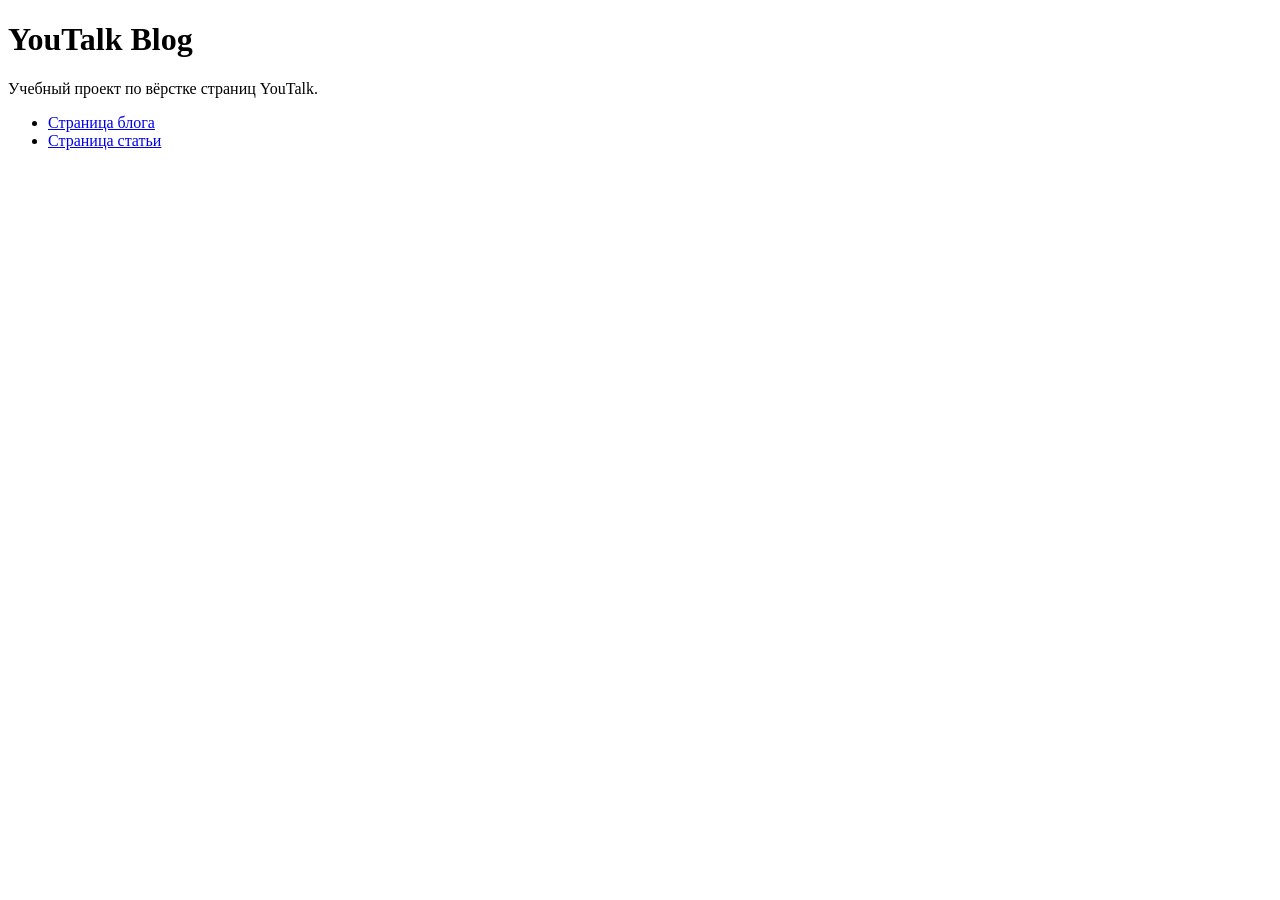
<file: index.html>
<!DOCTYPE html>
<html lang="ru">
<head>
    <meta charset="UTF-8">
    <meta name="viewport" content="width=device-width, initial-scale=1.0">
    <title>YouTalk Blog</title>
</head>
<body>
    <main>
        <h1>YouTalk Blog</h1>

        <p>Учебный проект по вёрстке страниц YouTalk.</p>

        <nav>
            <ul>
                <li>
                    <a href="./blog.html">Страница блога</a>
                </li>
                <li>
                    <a href="./article.html">Страница статьи</a>
                </li>
            </ul>
        </nav>
    </main>
</body>
</html>
</file>
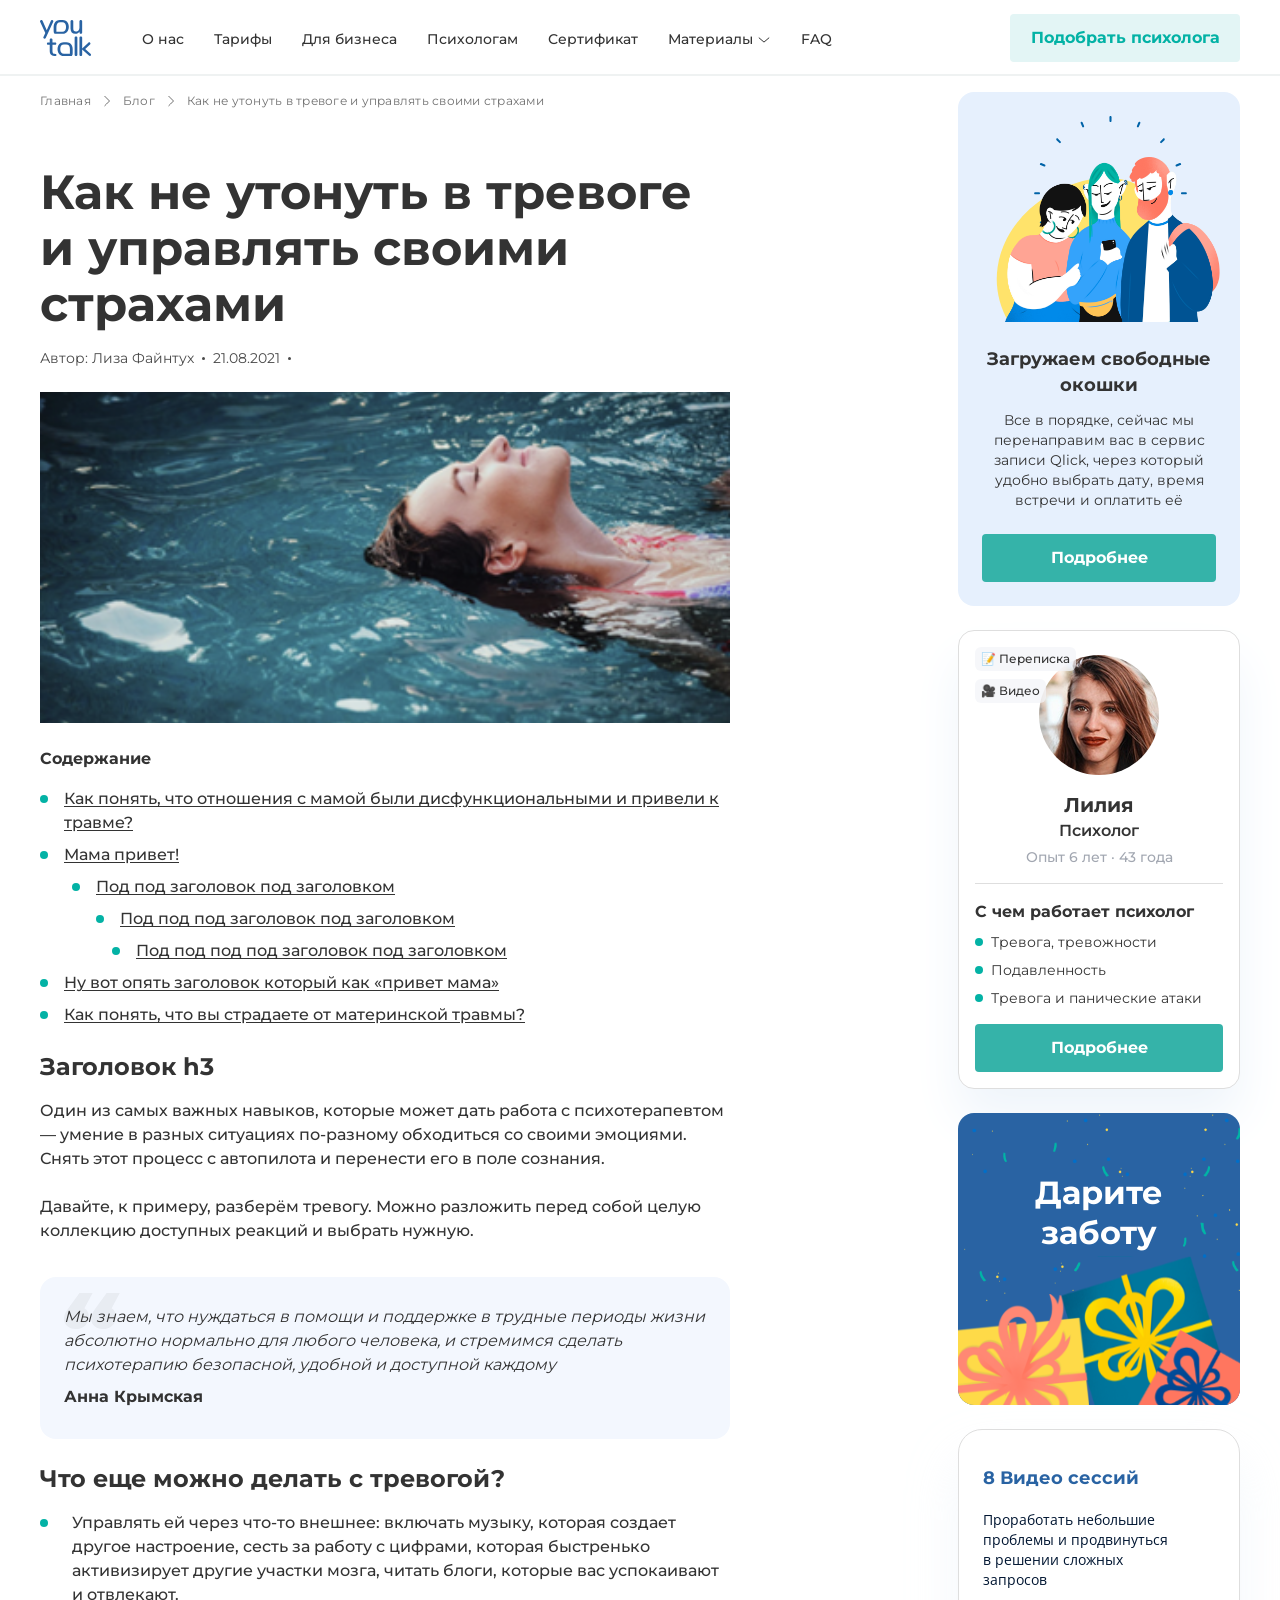
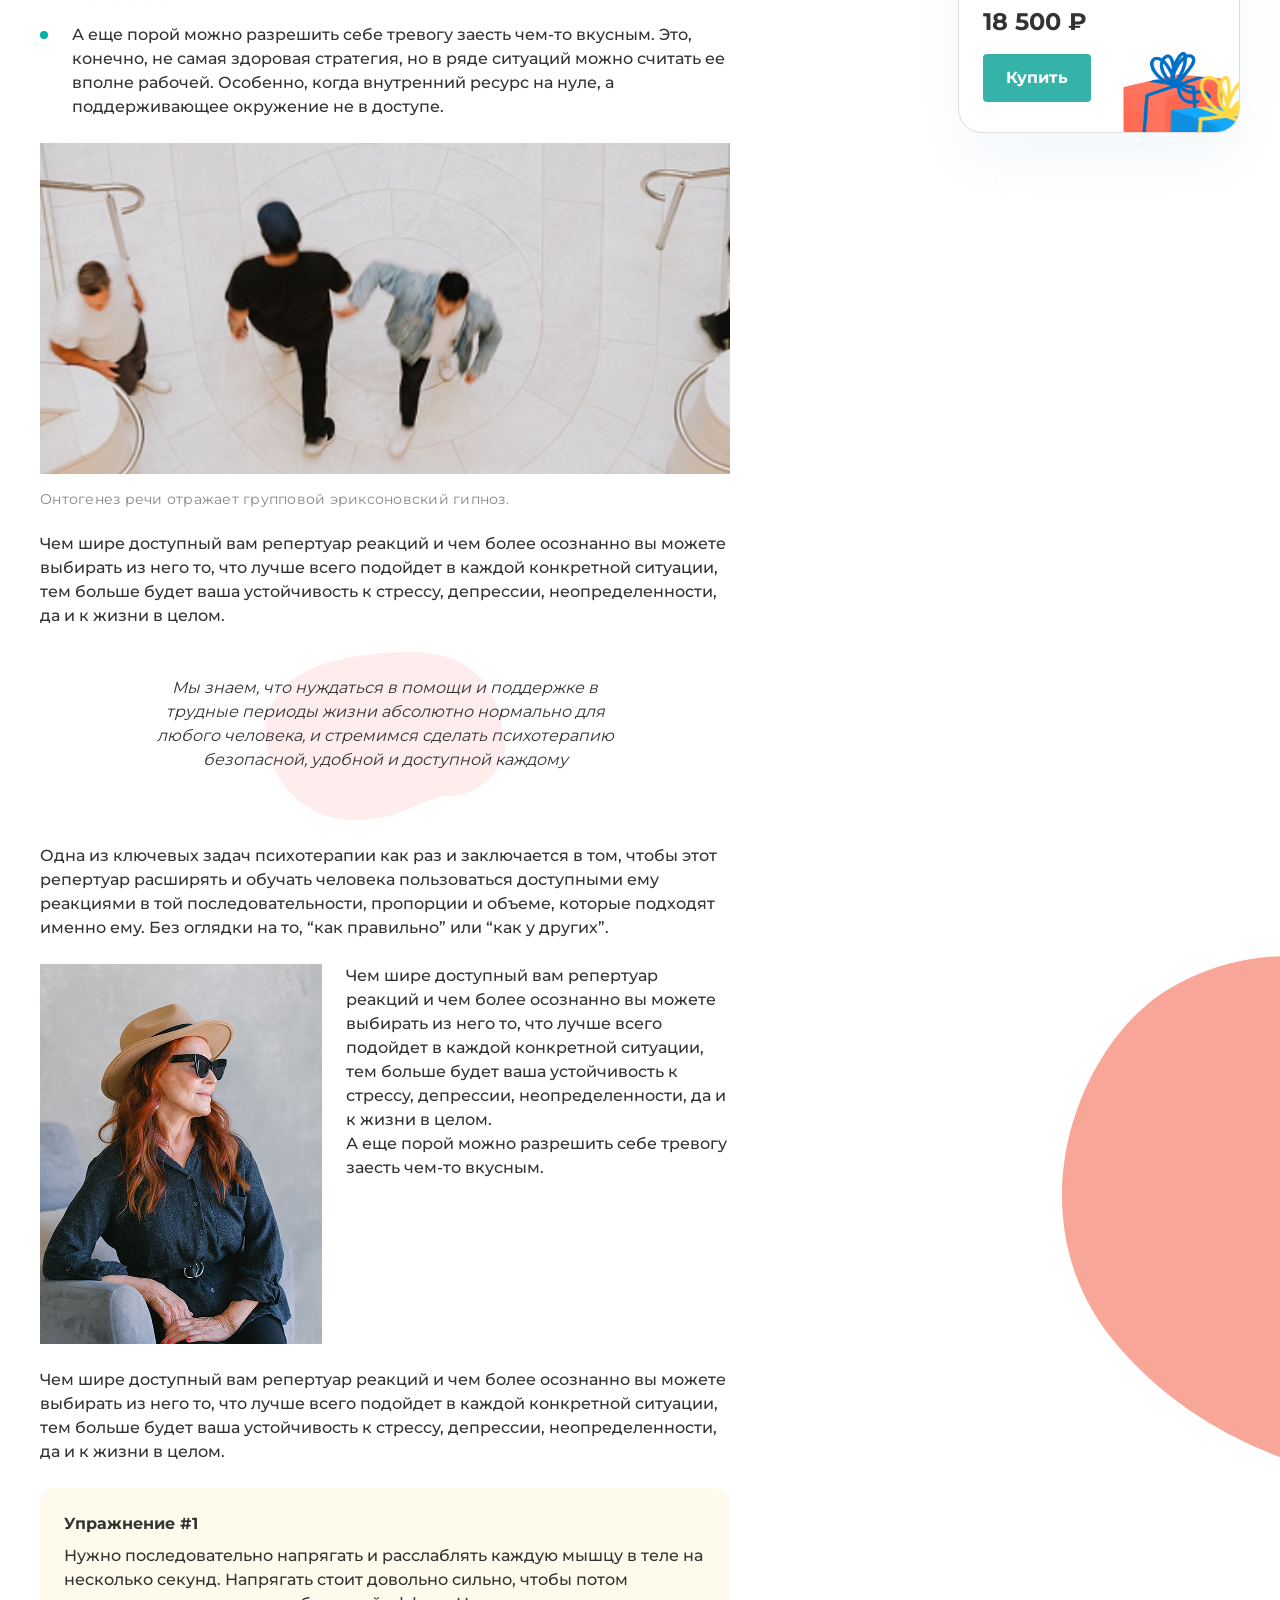
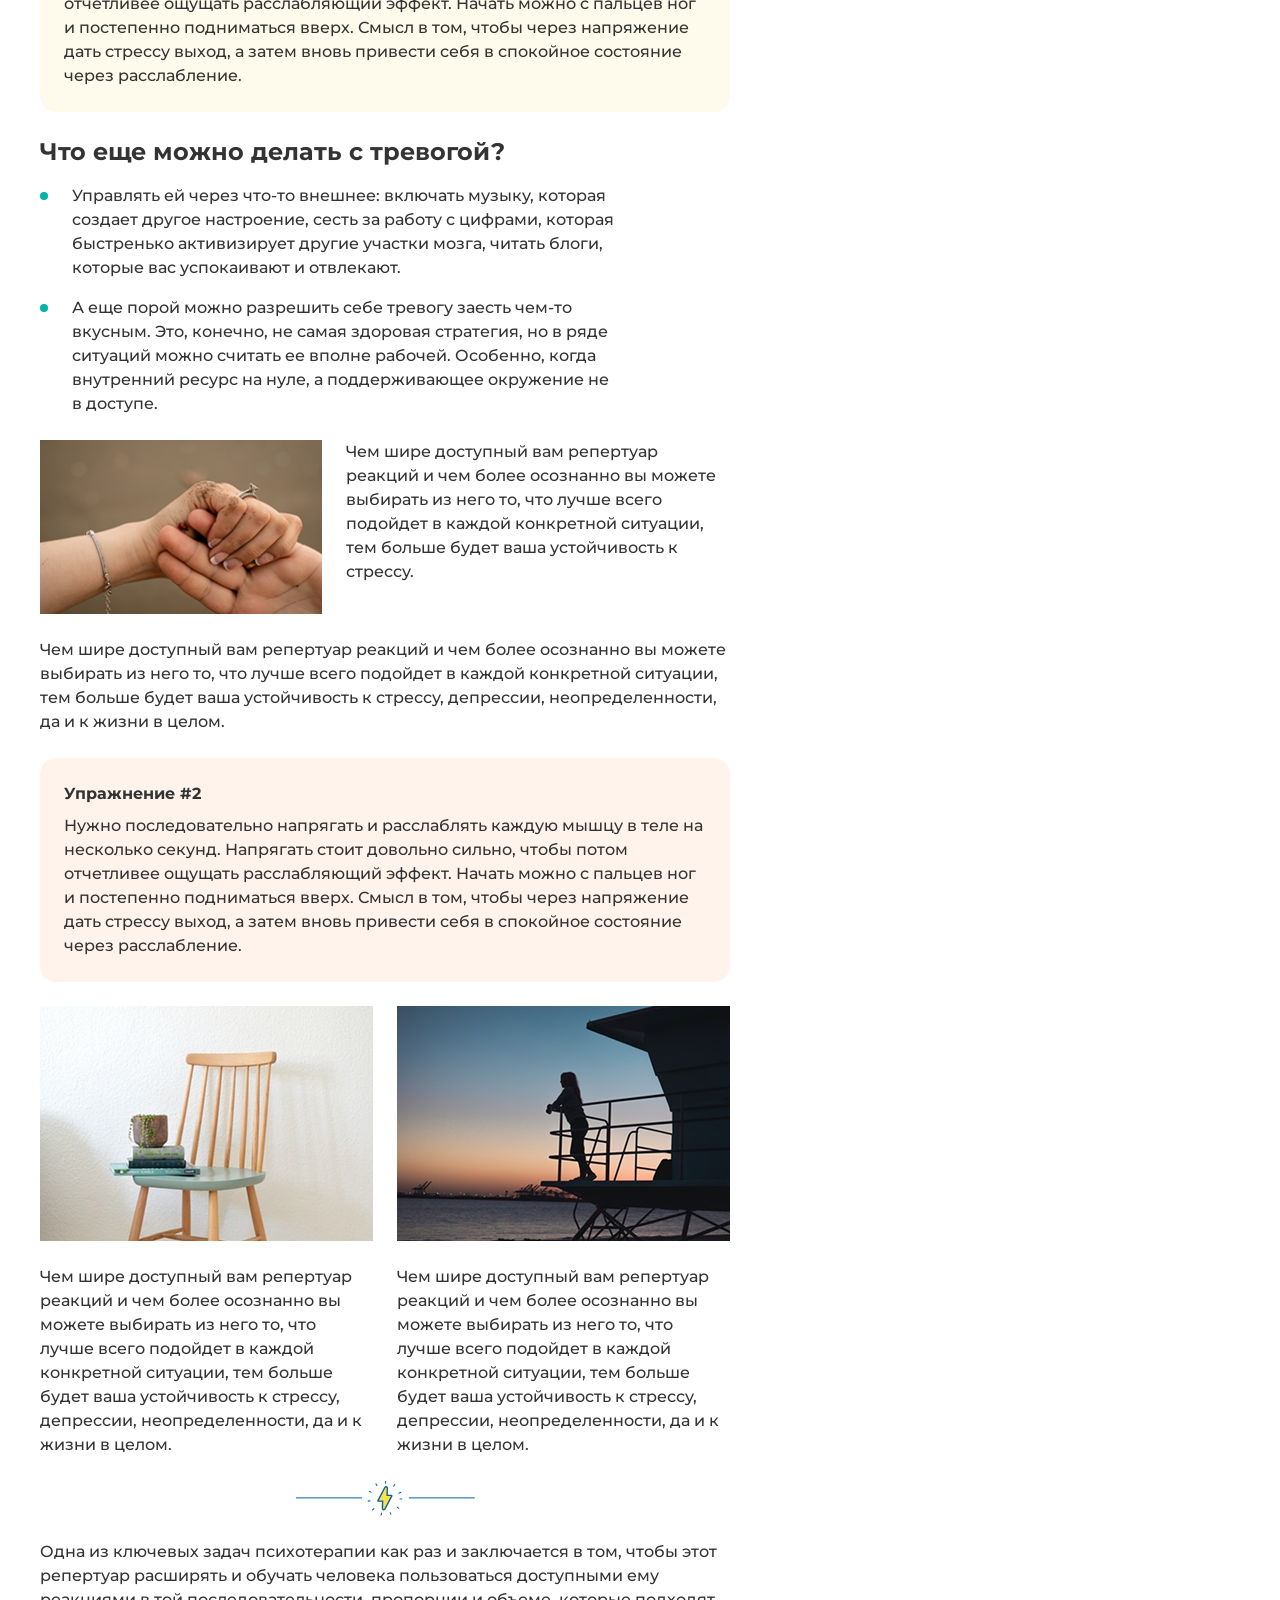
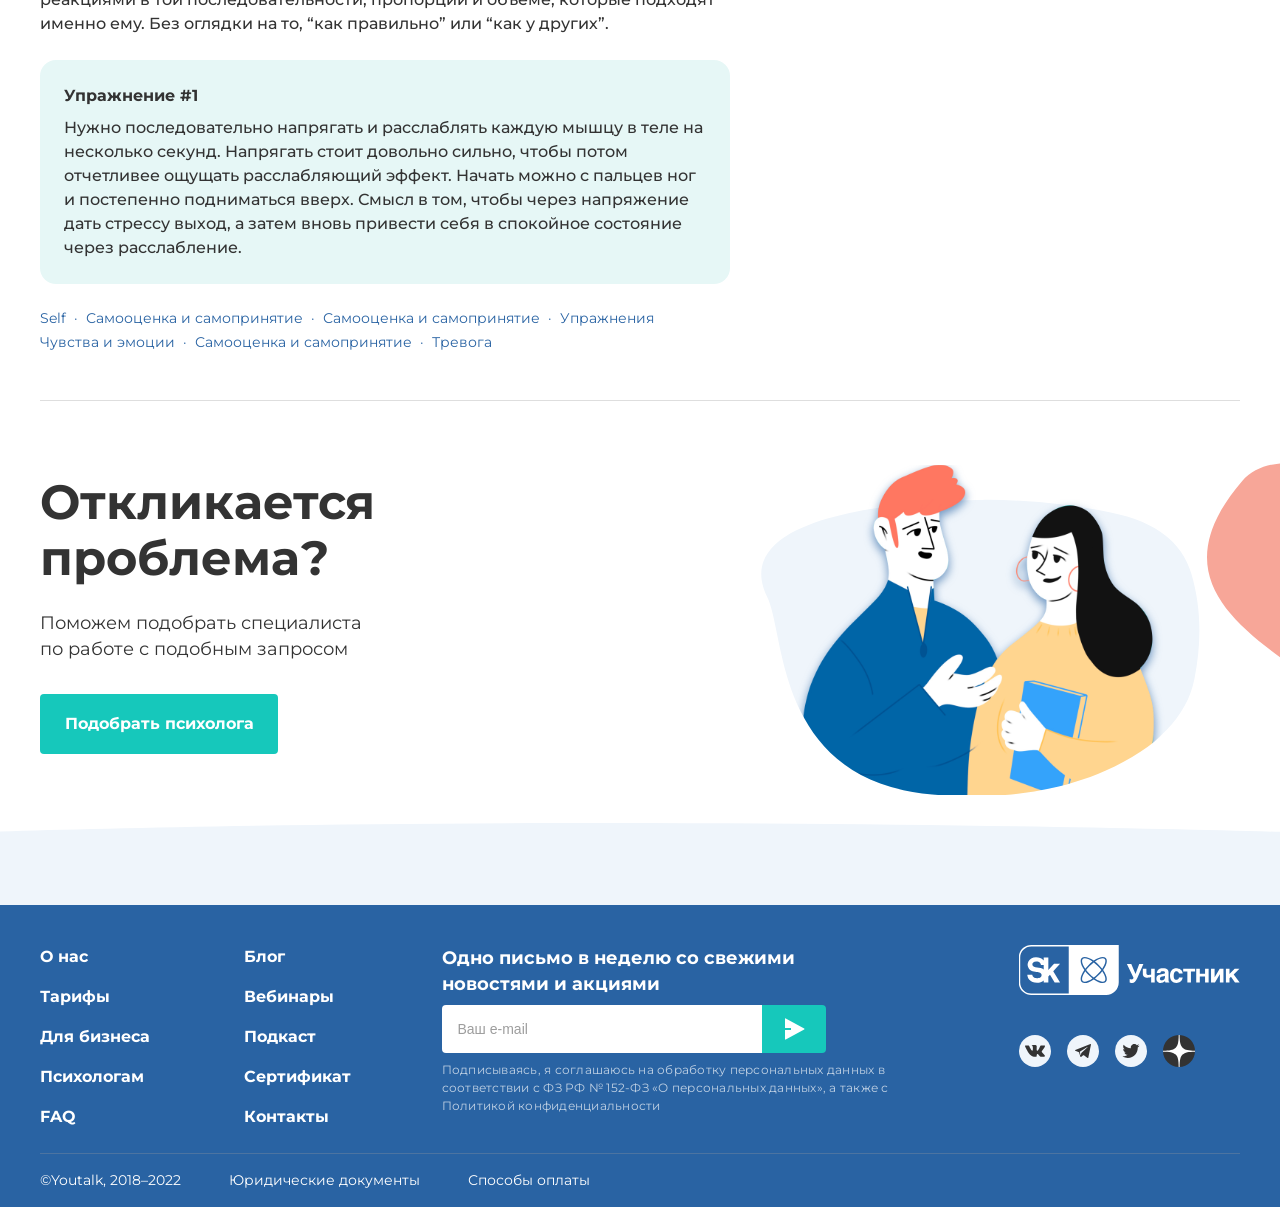
<file: article.html>
<!DOCTYPE html>
<html lang="ru">
<head>
    <meta charset="UTF-8">
    <meta name="viewport" content="width=device-width, initial-scale=1.0">
    <title>YouTalk — Статья</title>

    <link rel="stylesheet" href="css/base.css">
    <link rel="stylesheet" href="css/header.css">
    <link rel="stylesheet" href="css/article.css">
    <link rel="stylesheet" href="css/footer.css">
    <link rel="stylesheet" href="css/adaptive.css">
    <link rel="stylesheet" href="css/article-adaptive.css">
</head>
<body>
    <header class="header">
        <div class="container header__container">
            <a class="header__logo" href="#">
                <img class="header__logo-image" src="icons/logo.svg" alt="YouTalk">
            </a>

            <nav class="header__nav" aria-label="Основная навигация">
                <ul class="header__menu">
                    <li class="header__menu-item">
                        <a class="header__menu-link" href="#">О нас</a>
                    </li>
                    <li class="header__menu-item">
                        <a class="header__menu-link" href="#">Тарифы</a>
                    </li>
                    <li class="header__menu-item">
                        <a class="header__menu-link" href="#">Для бизнеса</a>
                    </li>
                    <li class="header__menu-item">
                        <a class="header__menu-link" href="#">Психологам</a>
                    </li>
                    <li class="header__menu-item">
                        <a class="header__menu-link" href="#">Сертификат</a>
                    </li>
                    <li class="header__menu-item">
                        <a class="header__menu-link header__menu-link--dropdown" href="#">Материалы</a>
                    </li>
                    <li class="header__menu-item">
                        <a class="header__menu-link" href="#">FAQ</a>
                    </li>
                </ul>
            </nav>

            <button class="header__button" type="button">
                Подобрать психолога
            </button>
            <button class="header__burger" type="button" aria-label="Открыть меню">
                <span class="header__burger-line"></span>
                <span class="header__burger-line"></span>
                <span class="header__burger-line"></span>
            </button>
        </div>
    </header>

    <main class="main article-main">
        <div class="article-pink-blob article-pink-blob--large" aria-hidden="true"></div>
        <div class="article-pink-blob article-pink-blob--promo" aria-hidden="true"></div>

        <div class="container article-page">
            <article class="article">
                <nav class="breadcrumbs" aria-label="Хлебные крошки">
                    <ol class="breadcrumbs__list">
                        <li class="breadcrumbs__item">
                            <a class="breadcrumbs__link" href="./index.html">Главная</a>
                        </li>
                        <li class="breadcrumbs__item">
                            <a class="breadcrumbs__current" href="./blog.html">Блог</a>
                        </li>
                        <li class="breadcrumbs__item">
                            <span class="breadcrumbs__current">Как не утонуть в тревоге и управлять своими страхами</span>
                        </li>
                    </ol>
                </nav>

                <h1 class="article__title">
                    Как не утонуть в тревоге и управлять своими страхами
                </h1>

                <div class="article__meta">
                    <span>Автор: Лиза Файнтух</span>
                    <span>21.08.2021</span>
                    <a class="article__meta-source" href="#">Self</a>
                </div>
                
                <img
                    class="article__hero-image" 
                    src="images/swimming-anxiety.png"
                    alt="Как не утонуть в тревоге"
                >

                <section class="article-content">
                    <h2 class="article-content__title">Содержание</h2>

                    <ul class="article-content__list">
                        <li class="article-content__item">
                            <a class="article-content__link" href="#">
                                Как понять, что отношения с мамой были дисфункциональными и привели к травме?
                            </a>
                        </li>
                        <li class="article-content__item">
                            <a class="article-content__link" href="#">
                                Мама привет!
                            </a>
                        </li>
                        <li class="article-content__item article-content__item--nested">
                            <a class="article-content__link" href="#">
                                Под под заголовок под заголовком
                            </a>
                        </li>
                        <li class="article-content__item article-content__item--nested article-content__item--level-2">
                            <a class="article-content__link" href="#">
                                Под под под заголовок под заголовком
                            </a>
                        </li>
                        <li class="article-content__item article-content__item--nested article-content__item--level-3">
                            <a class="article-content__link" href="#">
                                Под под под под заголовок под заголовком
                            </a>
                        </li>
                        <li class="article-content__item">
                            <a class="article-content__link" href="#">
                                Ну вот опять заголовок который как «привет мама»
                            </a>
                        </li>
                        <li class="article-content__item">
                            <a class="article-content__link" href="#">
                                Как понять, что вы страдаете от материнской травмы?
                            </a>
                        </li>
                    </ul>
                </section>

                <section class="article-section">
                    <h2 class="article-section__title">Заголовок h3</h2>

                    <p class="article-section__text">
                        Один из самых важных навыков, которые может дать работа с психотерапевтом — умение в разных ситуациях по-разному обходиться со своими эмоциями. Снять этот процесс с автопилота и перенести его в поле сознания.
                    </p>

                    <p class="article-section__text">
                        Давайте, к примеру, разберём тревогу. Можно разложить перед собой целую коллекцию доступных реакций и выбрать нужную.
                    </p>

                    <blockquote class="article-quote">
                        <p class="article-quote__text">
                            Мы знаем, что нуждаться в помощи и поддержке в трудные периоды жизни абсолютно нормально для любого человека, и стремимся сделать психотерапию безопасной, удобной и доступной каждому
                        </p>
                        <cite class="article-quote__author">Анна Крымская</cite>
                    </blockquote>
                </section>

                <section class="article-section">
                    <h2 class="article-section__title">Что еще можно делать с тревогой?</h2>

                    <ul class="article-list">
                        <li class="article-list__item">
                            Управлять ей через что-то внешнее: включать музыку, которая создает другое настроение,
                            сесть за работу с цифрами, которая быстренько активизирует другие участки мозга,
                            читать блоги, которые вас успокаивают и отвлекают.
                        </li>
                        <li class="article-list__item">
                            А еще порой можно разрешить себе тревогу заесть чем-то вкусным. Это, конечно,
                            не самая здоровая стратегия, но в ряде ситуаций можно считать ее вполне рабочей.
                            Особенно, когда внутренний ресурс на нуле, а поддерживающее окружение не в доступе.
                        </li>
                    </ul>

                    <figure class="article-figure">
                        <img
                            class="article-figure__image"
                            src="images/people-emotions.png"
                            alt="Люди идут по светлому помещению"
                        >
                        <figcaption class="article-figure__caption">
                            Онтогенез речи отражает групповой эриксоновский гипноз.
                        </figcaption>
                    </figure>

                    <p class="article-section__text article-section__text--after-figure">
                        Чем шире доступный вам репертуар реакций и чем более осознанно вы можете выбирать из него то, что лучше всего подойдет в каждой конкретной ситуации, тем больше будет ваша устойчивость к стрессу, депрессии, неопределенности, да и к жизни в целом.
                    </p>

                    <blockquote class="article-center-quote">
                        <p class="article-center-quote__text">
                            Мы знаем, что нуждаться в помощи и поддержке в трудные периоды жизни абсолютно нормально для любого человека, и стремимся сделать психотерапию безопасной, удобной и доступной каждому
                        </p>
                    </blockquote>

                    <p class="article-section__text">
                        Одна из ключевых задач психотерапии как раз и заключается в том, чтобы этот репертуар расширять и обучать человека пользоваться доступными ему реакциями в той последовательности, пропорции и объеме, которые подходят именно ему. Без оглядки на то, “как правильно” или “как у других”.
                    </p>

                    <div class="article-image-text">
                        <img
                            class="article-image-text__img"
                            src="./images/woman-anxiety.png"
                            alt="Женщина сидит облакатившись на подлокотник кресла"
                        >

                        <div class="article-image-text__content">
                            <p class="article-image-text__text">
                                Чем шире доступный вам репертуар реакций и чем более осознанно вы можете выбирать из него то,
                                что лучше всего подойдет в каждой конкретной ситуации, тем больше будет ваша устойчивость к стрессу,
                                депрессии, неопределенности, да и к жизни в целом.
                                <br>
                                А еще порой можно разрешить себе тревогу заесть чем-то вкусным. 
                            </p>
                        </div>
                   </div>

                   <p class="article-section__text article-section__text--after-image-text">
                        Чем шире доступный вам репертуар реакций и чем более осознанно вы можете выбирать из него то,
                        что лучше всего подойдет в каждой конкретной ситуации, тем больше будет ваша устойчивость к стрессу,
                        депрессии, неопределенности, да и к жизни в целом.
                    </p>

                    <div class="article-exercise article-exercise--beige">
                        <h3 class="article-exercise__title">Упражнение #1</h3>

                        <p class="article-exercise__text">
                            Нужно последовательно напрягать и расслаблять каждую мышцу в теле на несколько секунд.
                            Напрягать стоит довольно сильно, чтобы потом отчетливее ощущать расслабляющий эффект.
                            Начать можно с пальцев ног и постепенно подниматься вверх. Смысл в том, чтобы через напряжение
                            дать стрессу выход, а затем вновь привести себя в спокойное состояние через расслабление.
                        </p>
                    </div>

                    <h2 class="article-section__title article-section__title--after-exercise">
                        Что еще можно делать с тревогой?
                    </h2>

                    <ul class="article-list article-list--anxiety-actions">
                        <li class="article-list__item">
                            Управлять ей через что-то внешнее: включать музыку, которая создает другое настроение,
                            сесть за работу с цифрами, которая быстренько активизирует другие участки мозга,
                            читать блоги, которые вас успокаивают и отвлекают.
                        </li>
                        <li class="article-list__item">
                            А еще порой можно разрешить себе тревогу заесть чем-то вкусным. Это, конечно,
                            не самая здоровая стратегия, но в ряде ситуаций можно считать ее вполне рабочей.
                            Особенно, когда внутренний ресурс на нуле, а поддерживающее окружение не в доступе.
                        </li>
                    </ul>

                    <div class="article-image-text article-image-text--small">
                        <img
                            class="article-image-text__img article-image-text__img--small"
                            src="./images/hands.png"
                            alt="Руки человека"
                        >

                        <div class="article-image-text__content">
                            <p class="article-image-text__text">
                                Чем шире доступный вам репертуар реакций и чем более осознанно вы можете выбирать из него то,
                                что лучше всего подойдет в каждой конкретной ситуации, тем больше будет ваша устойчивость к стрессу.
                            </p>
                        </div>
                    </div>

                    <p class="article-section__text article-section__text--after-image-text">
                        Чем шире доступный вам репертуар реакций и чем более осознанно вы можете выбирать из него то,
                        что лучше всего подойдет в каждой конкретной ситуации, тем больше будет ваша устойчивость к стрессу,
                        депрессии, неопределенности, да и к жизни в целом.
                    </p>

                    <div class="article-exercise article-exercise--orange">
                        <h3 class="article-exercise__title">Упражнение #2</h3>

                        <p class="article-exercise__text">
                            Нужно последовательно напрягать и расслаблять каждую мышцу в теле на несколько секунд.
                            Напрягать стоит довольно сильно, чтобы потом отчетливее ощущать расслабляющий эффект.
                            Начать можно с пальцев ног и постепенно подниматься вверх. Смысл в том, чтобы через напряжение
                            дать стрессу выход, а затем вновь привести себя в спокойное состояние через расслабление.
                        </p>
                    </div>

                    <div class="article-two-columns">
                        <div class="article-two-columns__item">
                            <img
                                class="article-two-columns__image"
                                src="./images/chair.png"
                                alt="Стул у стены"
                            >

                            <p class="article-two-columns__text">
                                Чем шире доступный вам репертуар реакций и чем более осознанно вы можете выбирать из него то,
                                что лучше всего подойдет в каждой конкретной ситуации, тем больше будет ваша устойчивость к стрессу,
                                депрессии, неопределенности, да и к жизни в целом.
                            </p>
                        </div>

                        <div class="article-two-columns__item">
                            <img
                                class="article-two-columns__image"
                                src="./images/person-on-pier.png"
                                alt="Человек на пирсе"
                            >

                            <p class="article-two-columns__text">
                                Чем шире доступный вам репертуар реакций и чем более осознанно вы можете выбирать из него то,
                                что лучше всего подойдет в каждой конкретной ситуации, тем больше будет ваша устойчивость к стрессу,
                                депрессии, неопределенности, да и к жизни в целом.
                            </p>
                        </div>
                    </div>

                    <div class="article-divider-icon" aria-hidden="true">
                        <img
                            class="article-divider-icon__image"
                            src="./icons/Group.svg"
                            alt=""
                        >
                    </div>

                    <p class="article-section__text">
                        Одна из ключевых задач психотерапии как раз и заключается в том, чтобы этот репертуар
                        расширять и обучать человека пользоваться доступными ему реакциями в той последовательности,
                        пропорции и объеме, которые подходят именно ему. Без оглядки на то, “как правильно” или
                        “как у других”.
                    </p>

                    <div class="article-exercise article-exercise--green">
                        <h3 class="article-exercise__title">Упражнение #1</h3>

                        <p class="article-exercise__text">
                            Нужно последовательно напрягать и расслаблять каждую мышцу в теле на несколько секунд.
                            Напрягать стоит довольно сильно, чтобы потом отчетливее ощущать расслабляющий эффект.
                            Начать можно с пальцев ног и постепенно подниматься вверх. Смысл в том, чтобы через напряжение
                            дать стрессу выход, а затем вновь привести себя в спокойное состояние через расслабление.
                        </p>
                    </div>

                    <nav class="article-tags" aria-label="Темы статьи">
                        <a class="article-tags__link" href="#">Self</a>
                        <span class="article-tags__separator">·</span>

                        <a class="article-tags__link" href="#">Самооценка и самопринятие</a>
                        <span class="article-tags__separator">·</span>

                        <a class="article-tags__link" href="#">Самооценка и самопринятие</a>
                        <span class="article-tags__separator">·</span>

                        <a class="article-tags__link" href="#">Упражнения</a>

                        <a class="article-tags__link" href="#">Чувства и эмоции</a>
                        <span class="article-tags__separator">·</span>

                        <a class="article-tags__link" href="#">Самооценка и самопринятие</a>
                        <span class="article-tags__separator">·</span>

                        <a class="article-tags__link" href="#">Тревога</a>
                    </nav>
                </section>
            </article>

            <aside class="sidebar">
                <section class="sidebar-free-card">
                    <img 
                        class="sidebar-free-card__image"
                        src="./icons/sidebar-free-slots.svg" 
                        alt=""
                    >

                    <h2 class="sidebar-free-card__title">
                        Загружаем свободные окошки
                    </h2>

                    <p class="sidebar-free-card__text">
                        Все в порядке, сейчас мы перенаправим вас в сервис записи Qlick, через который удобно выбрать дату, время встречи и оплатить её
                    </p>

                    <a class="sidebar-free-card__button" href="#">
                        Подробнее
                    </a>
                </section>
                <section class="sidebar-psychologist-card">
                    <div class="sidebar-psychologist-card__badges">
                        <span class="sidebar-psychologist-card__badge">📝 Переписка</span>
                        <span class="sidebar-psychologist-card__badge">🎥 Видео</span>
                    </div>

                    <img
                        class="sidebar-psychologist-card__avatar"
                        src="./images/psychologist-lilia.png"
                        alt="Психолог Лилия"
                    >

                    <h2 class="sidebar-psychologist-card__name">Лилия</h2>

                    <p class="sidebar-psychologist-card__role">Психолог</p>

                    <p class="sidebar-psychologist-card__meta">
                        Опыт 6 лет · 43 года
                    </p>

                    <div class="sidebar-psychologist-card__divider"></div>

                    <h3 class="sidebar-psychologist-card__subtitle">
                        С чем работает психолог
                    </h3>

                    <ul class="sidebar-psychologist-card__list">
                        <li class="sidebar-psychologist-card__item">Тревога, тревожности</li>
                        <li class="sidebar-psychologist-card__item">Подавленность</li>
                        <li class="sidebar-psychologist-card__item">Тревога и панические атаки</li>
                    </ul>

                    <a class="sidebar-psychologist-card__button" href="#">
                        Подробнее
                    </a>
                </section>
                <section class="sidebar-care-card">
                    <img
                        class="sidebar-care-card__confetti"
                        src="./icons/congratulation.svg"
                        alt=""
                    >

                    <h2 class="sidebar-care-card__title">
                        Дарите заботу
                    </h2>

                    <img
                        class="sidebar-care-card__gifts sidebar-care-card__gifts--center"
                        src="./icons/gift-center.svg"
                        alt=""
                    >
                    
                    <img
                        class="sidebar-care-card__gifts sidebar-care-card__gifts--left"
                        src="./icons/gift-left.svg"
                        alt=""
                    >
                    
                    <img
                        class="sidebar-care-card__gifts sidebar-care-card__gifts--right"
                        src="./icons/gift-right.svg"
                        alt=""
                    >
                </section>

                <section class="sidebar-video-card">
                    <div class="sidebar-video-card__content">
                        <h2 class="sidebar-video-card__title">
                            8 Видео сессий
                        </h2>

                        <p class="sidebar-video-card__text">
                            Проработать небольшие проблемы и продвинуться в решении сложных запросов
                        </p>

                        <p class="sidebar-video-card__price">
                            18 500 ₽
                        </p>

                        <a class="sidebar-video-card__button" href="#">
                            Купить
                        </a>
                    </div>

                    <div class="sidebar-video-card__decor" aria-hidden="true">
                        <img
                            class="sidebar-video-card__gift sidebar-video-card__gift--left"
                            src="./icons/sidebar-video-gift-left.svg"
                            alt=""
                        >

                        <img
                            class="sidebar-video-card__gift sidebar-video-card__gift--right"
                            src="./icons/sidebar-video-gift-right.svg"
                            alt=""
                        >
                    </div>
                </section>

            </aside>

            <hr class="article-bottom-divider">

            <section class="article-promo">
                <div class="article-promo__content">
                    <h2 class="article-promo__title">
                        Откликается проблема?
                    </h2>

                    <p class="article-promo__text">
                        Поможем подобрать специалиста по работе с подобным запросом
                    </p>

                    <button class="article-promo__button" type="button">
                        Подобрать психолога
                    </button>
                </div>

                <img
                    class="article-promo__image"
                    src="./icons/article-promo.svg"
                    alt=""
                >
            </section>

        </div>
    </main>

    <div class="footer-wave" aria-hidden="true"></div>

    <footer class="footer">
        <div class="container footer__container">
            <div class="footer__top">
                <nav class="footer__nav" aria-label="Навигация в подвале">
                    <ul class="footer__menu">
                        <li class="footer__menu-item">
                            <a class="footer__menu-link" href="#">О нас</a>
                        </li>
                        <li class="footer__menu-item">
                            <a class="footer__menu-link" href="#">Тарифы</a>
                        </li>
                        <li class="footer__menu-item">
                            <a class="footer__menu-link" href="#">Для бизнеса</a>
                        </li>
                        <li class="footer__menu-item">
                            <a class="footer__menu-link" href="#">Психологам</a>
                        </li>
                        <li class="footer__menu-item">
                            <a class="footer__menu-link" href="#">FAQ</a>
                        </li>
                    </ul>

                    <ul class="footer__menu">
                        <li class="footer__menu-item">
                            <a class="footer__menu-link" href="#">Блог</a>
                        </li>
                        <li class="footer__menu-item">
                            <a class="footer__menu-link" href="#">Вебинары</a>
                        </li>
                        <li class="footer__menu-item">
                            <a class="footer__menu-link" href="#">Подкаст</a>
                        </li>
                        <li class="footer__menu-item">
                            <a class="footer__menu-link" href="#">Сертификат</a>
                        </li>
                        <li class="footer__menu-item">
                            <a class="footer__menu-link" href="#">Контакты</a>
                        </li>
                    </ul>
                </nav>

                <div class="footer__subscribe">
                    <h2 class="footer__subscribe-title">
                        Одно письмо в неделю со свежими новостями и акциями
                    </h2>

                    <form class="footer__form" action="#" method="post">
                        <label class="visually-hidden" for="footer-email">
                            Email
                        </label>
                        <input class="footer__input" id="footer-email" type="email" name="email" placeholder="Ваш e-mail">
                        <button class="footer__submit" type="submit" aria-label="Подписаться"></button>
                    </form>

                    <p class="footer__agreement">
                        Подписываясь, я соглашаюсь на обработку персональных данных в соответствии с ФЗ РФ № 152-ФЗ «О персональных данных», а также с Политикой конфиденциальности
                    </p>
                </div>

                <div class="footer__social">
                    <a class="footer__participant" href="#" aria-label="Участник Сколково">
                        <img class="footer__participant-logo" src="icons/sk-participant.svg" alt="">
                    </a>

                    <ul class="footer__social-list">
                        <li class="footer__social-item">
                            <a class="footer__social-link" href="#" aria-label="ВКонтакте">
                                <img class="footer__social-icon" src="icons/vk.svg" alt="">
                            </a>
                        </li>
                        <li class="footer__social-item">
                            <a class="footer__social-link" href="#" aria-label="Telegram">
                                <img class="footer__social-icon" src="icons/telegram.svg" alt="">
                            </a>
                        </li>
                        <li class="footer__social-item">
                            <a class="footer__social-link" href="#" aria-label="Twitter">
                                <img class="footer__social-icon" src="icons/twitter.svg" alt="">
                            </a>
                        </li>
                        <li class="footer__social-item">
                            <a class="footer__social-link" href="#" aria-label="Дзен">
                                <img class="footer__social-icon" src="icons/dzen.svg" alt="">
                            </a>
                        </li>
                    </ul>
                </div>
            </div>

            <div class="footer__bottom">
                <p class="footer__copyright">©Youtalk, 2018–2022</p>
                <a class="footer__bottom-link" href="#">Юридические документы</a>
                <a class="footer__bottom-link" href="#">Способы оплаты</a>
            </div>
        </div>
    </footer>
</body>
</html>
</file>
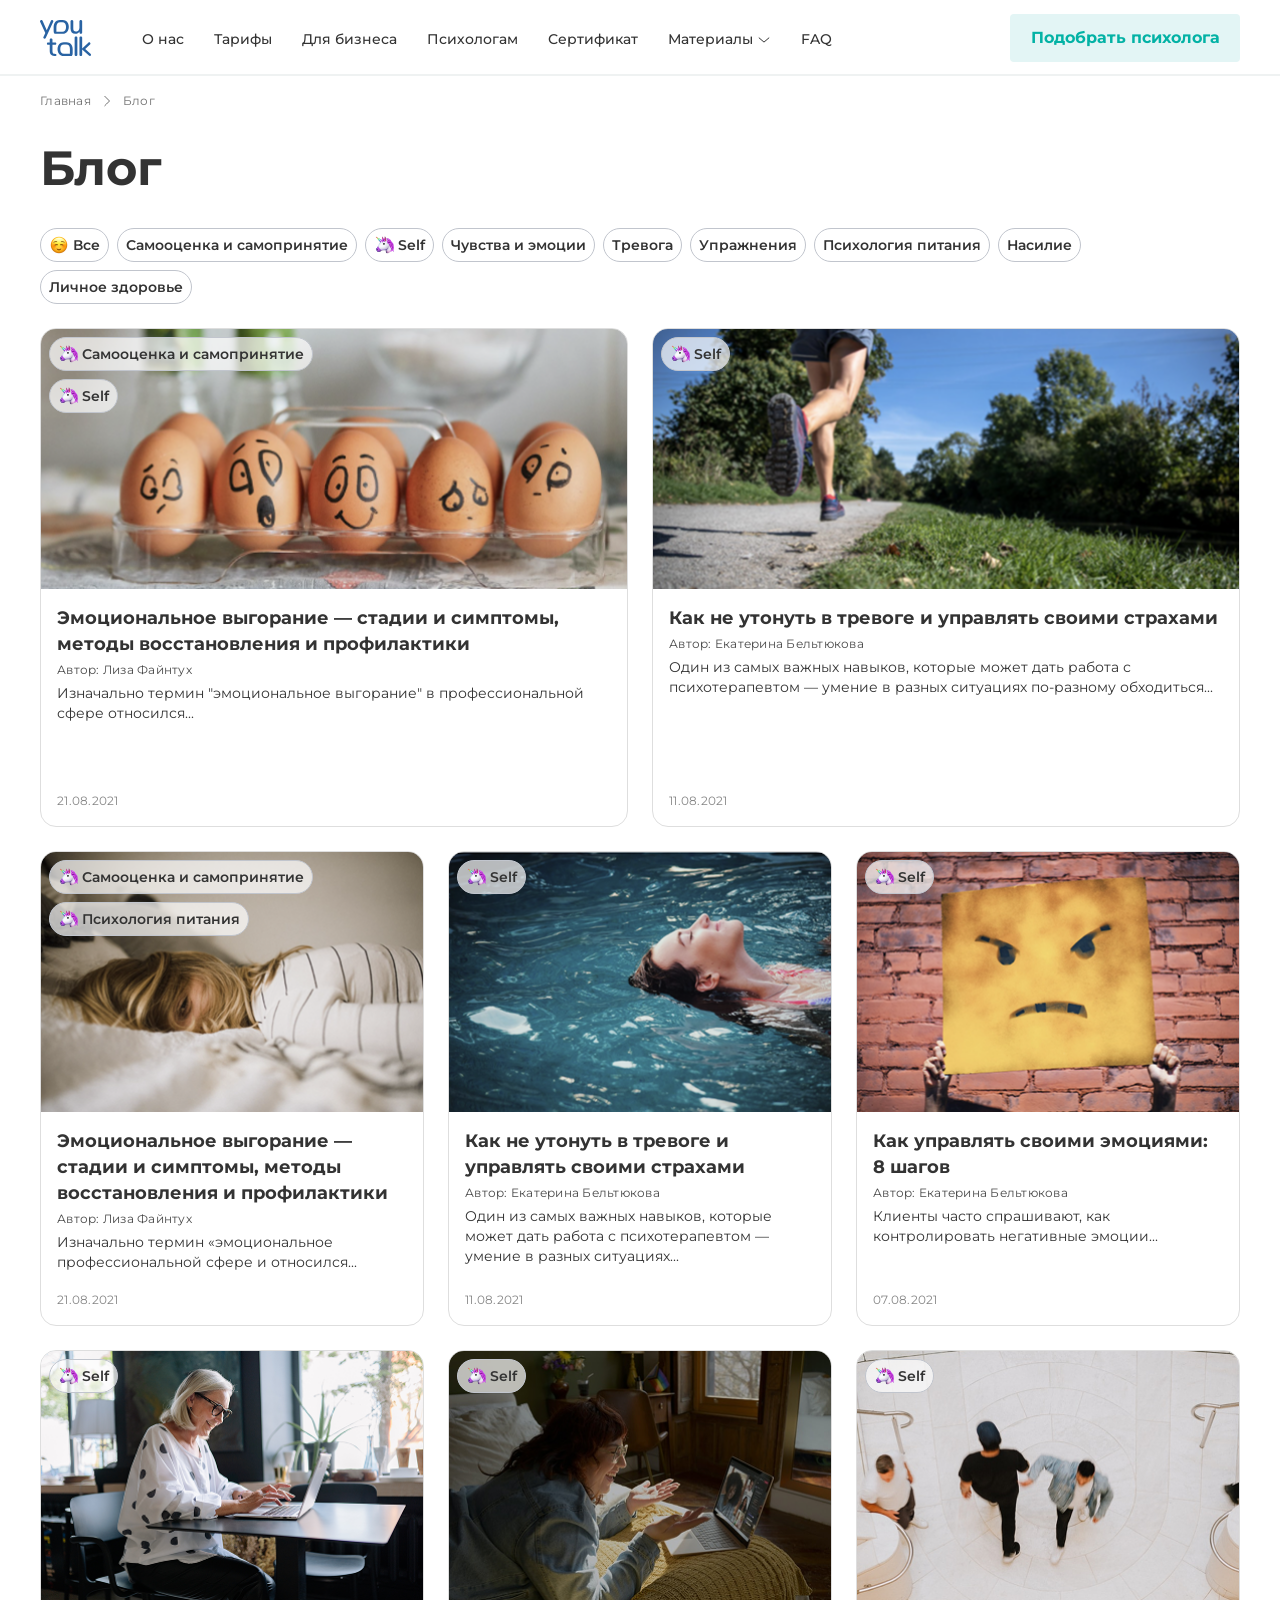
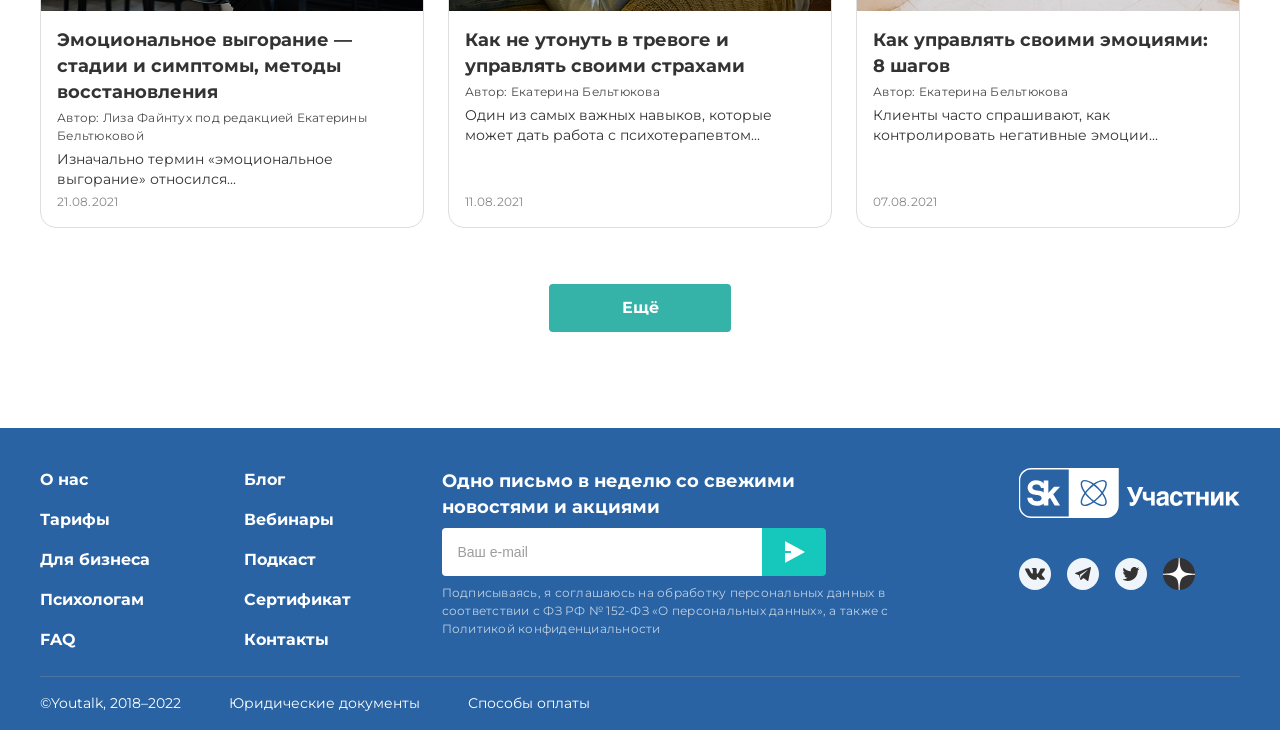
<file: blog.html>
<!DOCTYPE html>
<html lang="ru">
<head>
    <meta charset="UTF-8">
    <meta name="viewport" content="width=device-width, initial-scale=1.0">
    <title>YouTalk — Блог</title>

    <link rel="stylesheet" href="css/base.css">
    <link rel="stylesheet" href="css/header.css">
    <link rel="stylesheet" href="css/blog.css">
    <link rel="stylesheet" href="css/footer.css">
    <link rel="stylesheet" href="css/adaptive.css">
</head>
<body>
    <header class="header">
        <div class="container header__container">
            <a class="header__logo" href="#">
                <img class="header__logo-image" src="icons/logo.svg" alt="YouTalk">
            </a>

            <nav class="header__nav" aria-label="Основная навигация">
                <ul class="header__menu">
                    <li class="header__menu-item">
                        <a class="header__menu-link" href="#">О нас</a>
                    </li>
                    <li class="header__menu-item">
                        <a class="header__menu-link" href="#">Тарифы</a>
                    </li>
                    <li class="header__menu-item">
                        <a class="header__menu-link" href="#">Для бизнеса</a>
                    </li>
                    <li class="header__menu-item">
                        <a class="header__menu-link" href="#">Психологам</a>
                    </li>
                    <li class="header__menu-item">
                        <a class="header__menu-link" href="#">Сертификат</a>
                    </li>
                    <li class="header__menu-item">
                        <a class="header__menu-link header__menu-link--dropdown" href="#">Материалы</a>
                    </li>
                    <li class="header__menu-item">
                        <a class="header__menu-link" href="#">FAQ</a>
                    </li>
                </ul>
            </nav>

            <button class="header__button" type="button">
                Подобрать психолога
            </button>
            <button class="header__burger" type="button" aria-label="Открыть меню">
                <span class="header__burger-line"></span>
                <span class="header__burger-line"></span>
                <span class="header__burger-line"></span>
            </button>
        </div>
    </header>

    <main class="main">
        <section class="blog">
            <div class="container">
                <nav class="breadcrumbs" aria-label="Хлебные крошки">
                    <ol class="breadcrumbs__list">
                        <li class="breadcrumbs__item">
                            <a class="breadcrumbs__link" href="./index.html">Главная</a>
                        </li>
                        <li class="breadcrumbs__item">
                            <span class="breadcrumbs__current">Блог</span>
                        </li>
                    </ol>
                </nav>

                <h1 class="blog__title">Блог</h1>

                <div class="blog__filters" aria-label="Фильтры статей">
                    <button class="blog__filter" type="button">
                        <img class="blog__filter-icon" src="icons/smiling-face.svg" alt="">
                        Все
                    </button>
                    <button class="blog__filter" type="button">
                        Самооценка и самопринятие
                    </button>

                    <button class="blog__filter" type="button">
                        <img class="blog__filter-icon" src="icons/unicorn.svg" alt="">
                        Self
                    </button>
                    <button class="blog__filter" type="button">Чувства и эмоции</button>
                    <button class="blog__filter" type="button">Тревога</button>
                    <button class="blog__filter" type="button">Упражнения</button>
                    <button class="blog__filter" type="button">Психология питания</button>
                    <button class="blog__filter" type="button">Насилие</button>
                    <button class="blog__filter" type="button">Личное здоровье</button>
                </div>

                <div class="blog__grid">
                    <article class="article-card article-card--large">
                        <div class="article-card__image-wrapper">
                            <img class="article-card__image" src="images/emotional-burnout.png" alt="Эмоциональное выгорание">

                            <div class="article-card__tags">
                                <a class="article-card__tag" href="#">
                                    <img class="article-card__tag-icon" src="icons/unicorn.svg" alt="">
                                    Самооценка и самопринятие
                                </a>

                                <a class="article-card__tag" href="#">
                                    <img class="article-card__tag-icon" src="icons/unicorn.svg" alt="">
                                    Self
                                </a>
                            </div>
                        </div>
                        <div class="article-card__content">
                            <h2 class="article-card__title">
                                Эмоциональное выгорание — стадии и симптомы, методы восстановления и профилактики
                            </h2>

                            <p class="article-card__author">
                                Автор: <span class="article-card__author-name">Лиза Файнтух</span>
                            </p>
                            <p class="article-card__description">
                                Изначально термин "эмоциональное выгорание" в профессиональной сфере относился...
                            </p>

                            <time class="article-card__date" datetime="2021-08-21">
                                21.08.2021
                            </time>
                        </div>
                    </article>

                    <article class="article-card article-card--large">
                        <a
                            class="article-card__overlay-link"
                            href="./article.html"
                            aria-label="Читать статью 'Как не утонуть в тревоге и управлять своими страхами'"
                        ></a>

                        <div class="article-card__image-wrapper">
                            <img class="article-card__image" src="images/anxiety-run.png" alt="Тревога">

                            <div class="article-card__tags">
                                <a class="article-card__tag" href="#">
                                    <img class="article-card__tag-icon" src="icons/unicorn.svg" alt="">
                                    Self
                                </a>
                            </div>
                        </div>
                        <div class="article-card__content">
                            <h2 class="article-card__title">
                                Как не утонуть в тревоге и управлять своими страхами
                            </h2>

                            <p class="article-card__author">
                                Автор: <span class="article-card__author-name">Екатерина Бельтюкова</span>
                            </p>

                            <p class="article-card__description">
                                Один из самых важных навыков, которые может дать работа с психотерапевтом — умение в разных ситуациях по-разному обходиться...
                            </p>

                            <time class="article-card__date" datetime="2021-08-11">
                                11.08.2021
                            </time>
                        </div>
                    </article>
                    <article class="article-card article-card--small">
                        <div class="article-card__image-wrapper">
                            <img class="article-card__image" src="images/sleep-burnout.png" alt="Человек лежит на кровати">

                            <div class="article-card__tags">
                                <a class="article-card__tag" href="#">
                                    <img class="article-card__tag-icon" src="icons/unicorn.svg" alt="">
                                    Самооценка и самопринятие
                                </a>

                                <a class="article-card__tag" href="#">
                                    <img class="article-card__tag-icon" src="icons/unicorn.svg" alt="">
                                    Психология питания
                                </a>
                            </div>
                        </div>

                        <div class="article-card__content">
                            <h2 class="article-card__title">
                                Эмоциональное выгорание — стадии и симптомы, методы восстановления и профилактики
                            </h2>

                            <p class="article-card__author">
                                Автор: <span class="article-card__author-name">Лиза Файнтух</span>
                            </p>

                            <p class="article-card__description">
                                Изначально термин «эмоциональное профессиональной сфере и относился...
                            </p>

                            <time class="article-card__date" datetime="2021-08-21">
                                21.08.2021
                            </time>
                        </div>
                    </article>

                    <article class="article-card article-card--small">
                        <a
                            class="article-card__overlay-link"
                            href="./article.html"
                            aria-label="Открыть статью: Как не утонуть в тревоге и управлять своими страхами"
                        ></a>

                        <div class="article-card__image-wrapper">
                            <img class="article-card__image" src="images/swimming-anxiety.png" alt="Человек плывет в воде">

                            <div class="article-card__tags">
                                <a class="article-card__tag" href="#">
                                    <img class="article-card__tag-icon" src="icons/unicorn.svg" alt="">
                                    Self
                                </a>
                            </div>
                        </div>

                        <div class="article-card__content">
                            <h2 class="article-card__title">
                                Как не утонуть в тревоге и управлять своими страхами
                            </h2>

                            <p class="article-card__author">
                                Автор: <span class="article-card__author-name">Екатерина Бельтюкова</span>
                            </p>

                            <p class="article-card__description">
                                Один из самых важных навыков, которые может дать работа с психотерапевтом — умение в разных ситуациях...
                            </p>

                            <time class="article-card__date" datetime="2021-08-11">
                                11.08.2021
                            </time>
                        </div>
                    </article>

                    <article class="article-card article-card--small">
                        <div class="article-card__image-wrapper">
                            <img class="article-card__image" src="images/angry-face.png" alt="Сердитое лицо на желтом фоне">

                            <div class="article-card__tags">
                                <a class="article-card__tag" href="#">
                                    <img class="article-card__tag-icon" src="icons/unicorn.svg" alt="">
                                    Self
                                </a>
                            </div>
                        </div>

                        <div class="article-card__content">
                            <h2 class="article-card__title">
                                Как управлять своими эмоциями: 8 шагов
                            </h2>

                            <p class="article-card__author">
                                Автор: <span class="article-card__author-name">Екатерина Бельтюкова</span>
                            </p>

                            <p class="article-card__description">
                                Клиенты часто спрашивают, как контролировать негативные эмоции...
                            </p>

                            <time class="article-card__date" datetime="2021-08-07">
                                07.08.2021
                            </time>
                        </div>
                    </article>
                    <article class="article-card article-card--small">
                        <div class="article-card__image-wrapper">
                            <img class="article-card__image" src="images/workplace-burnout.png" alt="Женщина работает за ноутбуком">

                            <div class="article-card__tags">
                                <a class="article-card__tag" href="#">
                                    <img class="article-card__tag-icon" src="icons/unicorn.svg" alt="">
                                    Self
                                </a>
                            </div>
                        </div>

                        <div class="article-card__content">
                            <h2 class="article-card__title">
                                Эмоциональное выгорание — стадии и симптомы, методы восстановления
                            </h2>

                            <p class="article-card__author">
                                Автор: <span class="article-card__author-name">Лиза Файнтух под редакцией Екатерины Бельтюковой</span>
                            </p>

                            <p class="article-card__description">
                                Изначально термин «эмоциональное выгорание» относился...
                            </p>

                            <time class="article-card__date" datetime="2021-08-21">
                                21.08.2021
                            </time>
                        </div>
                    </article>

                    <article class="article-card article-card--small">
                        <a
                            class="article-card__overlay-link"
                            href="./article.html"
                            aria-label="Открыть статью: Как не утонуть в тревоге и управлять своими страхами"
                        ></a>
                        <div class="article-card__image-wrapper">
                            <img class="article-card__image" src="images/laptop-anxiety.png" alt="Женщина общается по видеосвязи">

                            <div class="article-card__tags">
                                <a class="article-card__tag" href="#">
                                    <img class="article-card__tag-icon" src="icons/unicorn.svg" alt="">
                                    Self
                                </a>
                            </div>
                        </div>

                        <div class="article-card__content">
                            <h2 class="article-card__title">
                                Как не утонуть в тревоге и управлять своими страхами
                            </h2>

                            <p class="article-card__author">
                                Автор: <span class="article-card__author-name">Екатерина Бельтюкова</span>
                            </p>

                            <p class="article-card__description">
                                Один из самых важных навыков, которые может дать работа с психотерапевтом...
                            </p>

                            <time class="article-card__date" datetime="2021-08-11">
                                11.08.2021
                            </time>
                        </div>
                    </article>

                    <article class="article-card article-card--small">
                        <div class="article-card__image-wrapper">
                            <img class="article-card__image" src="images/people-emotions.png" alt="Люди и эмоциональное состояние">

                            <div class="article-card__tags">
                                <a class="article-card__tag" href="#">
                                    <img class="article-card__tag-icon" src="icons/unicorn.svg" alt="">
                                    Self
                                </a>
                            </div>
                        </div>

                        <div class="article-card__content">
                            <h2 class="article-card__title">
                                Как управлять своими эмоциями: 8 шагов
                            </h2>

                            <p class="article-card__author">
                                Автор: <span class="article-card__author-name">Екатерина Бельтюкова</span>
                            </p>

                            <p class="article-card__description">
                                Клиенты часто спрашивают, как контролировать негативные эмоции...
                            </p>

                            <time class="article-card__date" datetime="2021-08-07">
                                07.08.2021
                            </time>
                        </div>
                    </article>
                </div>

                <button class="blog__more-button" type="button">
                    Ещё
                </button>
            </div>
        </section>
    </main>

    <footer class="footer">
        <div class="container footer__container">
            <div class="footer__top">
                <nav class="footer__nav" aria-label="Навигация в подвале">
                    <ul class="footer__menu">
                        <li class="footer__menu-item">
                            <a class="footer__menu-link" href="#">О нас</a>
                        </li>
                        <li class="footer__menu-item">
                            <a class="footer__menu-link" href="#">Тарифы</a>
                        </li>
                        <li class="footer__menu-item">
                            <a class="footer__menu-link" href="#">Для бизнеса</a>
                        </li>
                        <li class="footer__menu-item">
                            <a class="footer__menu-link" href="#">Психологам</a>
                        </li>
                        <li class="footer__menu-item">
                            <a class="footer__menu-link" href="#">FAQ</a>
                        </li>
                    </ul>

                    <ul class="footer__menu">
                        <li class="footer__menu-item">
                            <a class="footer__menu-link" href="#">Блог</a>
                        </li>
                        <li class="footer__menu-item">
                            <a class="footer__menu-link" href="#">Вебинары</a>
                        </li>
                        <li class="footer__menu-item">
                            <a class="footer__menu-link" href="#">Подкаст</a>
                        </li>
                        <li class="footer__menu-item">
                            <a class="footer__menu-link" href="#">Сертификат</a>
                        </li>
                        <li class="footer__menu-item">
                            <a class="footer__menu-link" href="#">Контакты</a>
                        </li>
                    </ul>
                </nav>

                <div class="footer__subscribe">
                    <h2 class="footer__subscribe-title">
                        Одно письмо в неделю со свежими новостями и акциями
                    </h2>

                    <form class="footer__form" action="#" method="post">
                        <label class="visually-hidden" for="footer-email">
                            Email
                        </label>
                        <input class="footer__input" id="footer-email" type="email" name="email" placeholder="Ваш e-mail">
                        <button class="footer__submit" type="submit" aria-label="Подписаться"></button>
                    </form>

                    <p class="footer__agreement">
                        Подписываясь, я соглашаюсь на обработку персональных данных в соответствии с ФЗ РФ № 152-ФЗ «О персональных данных», а также с Политикой конфиденциальности
                    </p>
                </div>

                <div class="footer__social">
                    <a class="footer__participant" href="#" aria-label="Участник Сколково">
                        <img class="footer__participant-logo" src="icons/sk-participant.svg" alt="">
                    </a>

                    <ul class="footer__social-list">
                        <li class="footer__social-item">
                            <a class="footer__social-link" href="#" aria-label="ВКонтакте">
                                <img class="footer__social-icon" src="icons/vk.svg" alt="">
                            </a>
                        </li>
                        <li class="footer__social-item">
                            <a class="footer__social-link" href="#" aria-label="Telegram">
                                <img class="footer__social-icon" src="icons/telegram.svg" alt="">
                            </a>
                        </li>
                        <li class="footer__social-item">
                            <a class="footer__social-link" href="#" aria-label="Twitter">
                                <img class="footer__social-icon" src="icons/twitter.svg" alt="">
                            </a>
                        </li>
                        <li class="footer__social-item">
                            <a class="footer__social-link" href="#" aria-label="Дзен">
                                <img class="footer__social-icon" src="icons/dzen.svg" alt="">
                            </a>
                        </li>
                    </ul>
                </div>
            </div>

            <div class="footer__bottom">
                <p class="footer__copyright">©Youtalk, 2018–2022</p>
                <a class="footer__bottom-link" href="#">Юридические документы</a>
                <a class="footer__bottom-link" href="#">Способы оплаты</a>
            </div>
        </div>
    </footer>
</body>
</html>
</file>
<file: css/base.css>
@font-face {
    font-family: "Montserrat";
    src: url("../fonts/Montserrat-Regular.ttf") format("truetype");
    font-weight: 400;
    font-style: normal;
    font-display: swap;
}

@font-face {
    font-family: "Montserrat";
    src: url("../fonts/Montserrat-Medium.ttf") format("truetype");
    font-weight: 500;
    font-style: normal;
    font-display: swap;
}

@font-face {
    font-family: "Montserrat";
    src: url("../fonts/Montserrat-SemiBold.ttf") format("truetype");
    font-weight: 600;
    font-style: normal;
    font-display: swap;
}

@font-face {
    font-family: "Montserrat";
    src: url("../fonts/Montserrat-Bold.ttf") format("truetype");
    font-weight: 700;
    font-style: normal;
    font-display: swap;
}

@font-face {
    font-family: "Montserrat";
    src: url("../fonts/Montserrat-ExtraBold.ttf") format("truetype");
    font-weight: 800;
    font-style: normal;
    font-display: swap;
}

@font-face {
    font-family: "Open Sans";
    src: url("../fonts/OpenSans-Regular.ttf") format("truetype");
    font-weight: 400;
    font-style: normal;
    font-display: swap;
}

@font-face {
    font-family: "Open Sans";
    src: url("../fonts/OpenSans-Regular.ttf");
    font-weight: 400;
    font-style: normal;
    font-display: swap;
}

* {
    box-sizing: border-box;
}

body {
    margin: 0;
    font-family: "Montserrat", Arial, sans-serif;
    color: #333333;
    background-color: #ffffff;
}

a {
    color: inherit;
    text-decoration: none;
}

button {
    font-family: inherit;
}

.container {
    max-width: 1264px;
    margin: 0 auto;
    padding: 0 32px;
}

.visually-hidden {
    position: absolute;
    width: 1px;
    height: 1px;
    margin: -1px;
    padding: 0;
    overflow: hidden;
    border: 0;
    clip: rect(0 0 0 0);
}

.breadcrumbs {
    margin-bottom: 30px;
}

.breadcrumbs__list {
    display: flex;
    align-items: center;
    gap: 8px;
    margin: 0;
    padding: 0;
    list-style: none;
}

.breadcrumbs__item {
    display: flex;
    align-items: center;
    gap: 8px;
}

.breadcrumbs__item:not(:last-child)::after {
    content: "";
    display: inline-block;
    width: 16px;
    height: 16px;
    background-image: url("../icons/chevron-right.svg");
    background-repeat: no-repeat;
    background-position: center;
    background-size: contain;
}

.breadcrumbs__link,
.breadcrumbs__current {
    font-size: 12px;
    font-weight: 400;
    line-height: 18px;
    letter-spacing: 0.25px;
    color: rgba(51, 51, 51, 0.7);
}
</file>
<file: css/header.css>
.header {
    background-color: #ffffff;
    box-shadow: inset 0 -2px 0 #eff2f2;
}

.header__container {
    min-height: 76px;
    display: flex;
    align-items: center;
    gap: 51px;
}

.header__logo {
    display: flex;
    align-items: center;
    flex-shrink: 0;
}

.header__logo-image {
    display: block;
    width: 51px;
    height: 36px;
}

.header__nav {
    flex-grow: 1;
}

.header__menu {
    display: flex;
    align-items: center;
    gap: 30px;
    margin: 0;
    padding: 0;
    list-style: none;
}

.header__menu-link {
    font-size: 14px;
    font-weight: 500;
    line-height: 1.14;
    color: #333333;
}

.header__menu-link:hover {
    color: #03b2a5;
}

.header__menu-link:focus-visible {
    outline: 2px solid #03b2a5;
    outline-offset: 4px;
}

.header__menu-link--dropdown::after {
    content: "";
    display: inline-block;
    width: 14px;
    height: 14px;
    margin-left: 4px;
    vertical-align: middle;
    background-image: url("../icons/arrow-down.svg");
    background-repeat: no-repeat;
    background-position: center;
    background-size: contain;
}

.header__button {
    width: 230px;
    height: 48px;
    padding: 14px 20px;
    border: none;
    border-radius: 4px;

    font-size: 16px;
    font-weight: 700;
    line-height: 1.25;

    color: #03b2a5;
    background-color: #e3f5f5;
    cursor: pointer;
    flex-shrink: 0;
}

.header__button:hover {
    background-color: #d6f2f2;
}

.header__button:focus-visible {
    outline: 2px solid #03b2a5;
    outline-offset: 4px;
}

.header__burger {
    display: none;
    width: 40px;
    height: 40px;
    padding: 8px;
    border: none;
    background-color: transparent;
    cursor: pointer;
}

.header__burger-line {
    display: block;
    width: 18px;
    height: 2px;
    margin: 4px auto;
    border-radius: 2px;
    background-color: #03b2a5;
}
</file>
<file: css/article.css>
.article-main {
    position: relative;
    overflow: hidden;
}

.article-pink-blob {
    position: absolute;
    z-index: 0;

    background-repeat: no-repeat;
    background-size: contain;
    background-position: center;

    pointer-events: none;
}

.article-pink-blob--large {
    top: 2480px;
    right: 0;

    width: 218px;
    height: 606px;

    background-image: url("../icons/article-pink-blob-large.svg");
}

.article-pink-blob--promo {
    right: 0;
    bottom: 120px;

    width: 73px;
    height: 240px;

    background-image: url("../icons/article-pink-blob-small.svg");
}

.article-page {
    position: relative;
    z-index: 1;

    display: grid;
    grid-template-columns: 690px 282px;
    column-gap: 228px;
    row-gap: 0;
    padding-top: 16px;
    padding-bottom: 18px;
}

.article__title {
    margin: 54px 0 16px;

    font-size: 48px;
    font-weight: 700;
    line-height: 56px;

    color: #333333;
}

.article__meta {
    display: flex;
    align-items: center;
    gap: 8px;

    margin-bottom: 24px;

    font-size: 14px;
    font-weight: 400;
    line-height: 20px;

    color: #494949;
}

.article__meta span:not(:last-child)::after {
    content: "";

    display: inline-block;
    width: 3px;
    height: 3px;

    margin-left: 8px;

    border-radius: 50%;
    background-color: #494949;

    vertical-align: middle;
    transform: translateY(-1px);
}

.article__meta-source {
    display: none;

    font-size: 14px;
    font-weight: 400;
    line-height: 20px;

    color: #2963a3;
    text-decoration: none;
}

.article__hero-image {
    display: block;
    width: 100%;
    height: 331px;
    object-fit: cover;
}

.article-content {
    margin-top: 24px;
    margin-bottom: 24px;
}

.article-content__title {
    margin: 0 0 16px;

    font-size: 16px;
    font-weight: 700;
    line-height: 24px;

    color: #333333;
}

.article-content__list {
    margin: 0;
    padding: 0;

    list-style: none;
}

.article-content__item {
    position: relative;

    margin-bottom: 8px;
    padding-left: 24px;
}

.article-content__item::before {
    content: "";

    position: absolute;
    top: 8px;
    left: 0;

    width: 8px;
    height: 8px;

    border-radius: 50%;
    background-color: #03b2a5;
}

.article-content__link {
    font-size: 16px;
    font-weight: 500;
    line-height: 24px;

    color: #333333;
    text-decoration: underline;
    text-underline-offset: 2px;
}

.article-content__item--nested {
    margin-left: 32px;
}

.article-content__item--level-2 {
    margin-left: 56px;
}

.article-content__item--level-3 {
    margin-left: 72px;
}

.article-section {
    margin-bottom: 24px;
}

.article-section__title {
    margin: 0 0 16px;

    font-size: 24px;
    font-weight: 700;
    line-height: 32px;
    letter-spacing: 0;

    color: #333333;
}

.article-section__text {
    margin: 0 0 24px;

    font-size: 16px;
    font-weight: 500;
    line-height: 24px;

    color: #333333;
}

.article-section__text--after-figure {
    margin-top: 24px;
}

.article-quote {
    position: relative;

    box-sizing: border-box;
    min-height: 162px;
    margin: 34px 0 0;
    padding: 28px 24px 16px 24px;

    border-radius: 16px;
    background-color: #f3f7fe;
}

.article-quote::before {
    content: "";

    position: absolute;
    top: 16px;
    left: 24px;
    z-index: 0;

    width: 56px;
    height: 36px;

    background-image: url("../icons/quote-mark.svg");
    background-repeat: no-repeat;
    background-position: center;
    background-size: contain;

    pointer-events: none;
}

.article-quote__text {
    position: relative;
    z-index: 1;

    margin: 0 0 8px;

    font-size: 16px;
    font-style: italic;
    font-weight: 400;
    line-height: 24px;
    letter-spacing: 0;

    color: #333333;
}

.article-quote__author {
    position: relative;
    z-index: 1;

    display: block;

    font-size: 16px;
    font-style: normal;
    font-weight: 700;
    line-height: 24px;

    color: #333333;
}

.article-center-quote {
    position: relative;

    margin: 24px 0;
    padding: 24px 104px 48px;

    text-align: center;
}

.article-center-quote::before {
    content: "";

    position: absolute;
    top: 0;
    left: 50%;

    width: 240px;
    height: 168px;

    background-image: url("../icons/quote-blob.svg");
    background-repeat: no-repeat;
    background-position: center;
    background-size: contain;

    transform: translateX(-50%);
    z-index: 0;
}

.article-list {
    margin: 0 0 24px;
    padding: 0;

    list-style: none;
}

.article-list__item {
    position: relative;

    margin-bottom: 16px;
    padding-left: 32px;

    font-size: 16px;
    font-weight: 500;
    line-height: 24px;

    color: #333333;
    list-style: none;
}

.article-list__item:last-child {
    margin-bottom: 0;
}

.article-list__item::before {
    content: "";

    position: absolute;
    top: 8px;
    left: 0;

    width: 8px;
    height: 8px;

    border-radius: 50%;
    background-color: #03b2a5;
}

.article-list--anxiety-actions .article-list__item {
    max-width: 582px;
}

.article-center-quote__text {
    position: relative;
    z-index: 1;

    margin: 0;

    font-size: 16px;
    font-style: italic;
    font-weight: 400;
    line-height: 24px;
    text-align: center;

    color: #333333;
}

.article-image-text {
    display: flex;
    gap: 24px;
    margin-top: 24px;
}

.article-image-text__img {
    width: 282px;
    height: 380px;
    object-fit: cover;
    flex-shrink: 0;
}

.article-image-text__content {
    flex: 1;
    min-width: 0;
}

.article-image-text__text {
    margin: 0;

    font-size: 16px;
    font-weight: 500;
    line-height: 24px;
    letter-spacing: 0;
    color: #333333;
}

.article-section__text--after-image-text {
    margin-top: 24px;
}

.article-exercise {
    padding: 24px;

    border-radius: 16px;
}

.article-exercise--beige {
    background-color: #fefaec;
}

.article-exercise__title {
    margin: 0 0 8px;

    font-size: 16px;
    font-weight: 700;
    line-height: 24px;

    color: #333333;
}

.article-exercise__text {
    margin: 0;

    font-size: 16px;
    font-weight: 500;
    line-height: 24px;

    color: #333333;
}

.article-section__title--after-exercise {
    margin-top: 24px;
}

.article-image-text--small {
    margin-top: 24px;
}

.article-image-text__img--small {
    width: 282px;
    height: 174px;
}

.article-exercise--orange {
    background-color: #fff3eb;
}

.article-two-columns {
    display: flex;
    gap: 24px;

    margin-top: 24px;
}

.article-two-columns__item {
    width: calc((100% - 24px) / 2);
}

.article-two-columns__image {
    display: block;

    width: 100%;
    height: 235px;
    object-fit: cover;
}

.article-two-columns__text {
    margin: 24px 0 0;

    font-size: 16px;
    font-weight: 500;
    line-height: 24px;

    color: #333333;
}

.article-figure {
    margin: 24px 0 0;
}

.article-divider-icon {
    display: flex;
    justify-content: center;

    margin: 24px 0;
}

.article-divider-icon__image {
    display: block;
    width: 179px;
    height: 35px;
}

.article-tags {
    display: flex;
    flex-wrap: wrap;
    gap: 4px 8px;

    margin-top: 24px;
}

.article-tags__link,
.article-tags__separator {
    font-size: 14px;
    font-weight: 400;
    line-height: 20px;

    color: #2963a3;
}

.article-tags__link {
    text-decoration: none;
}

.article-bottom-divider {
    grid-column: 1 / -1;

    width: 100%;
    margin: 24px 0 48px;

    border: none;
    border-top: 1px solid #dedede;
}

.article-figure__image {
    display: block;
    width: 100%;
    height: 331px;
    object-fit: cover;
}

.article-exercise--green {
    background-color: #e6f7f6;
}

.article-promo {
    grid-column: 1 / -1;

    position: relative;

    display: flex;
    align-items: center;
    justify-content: space-between;

    margin-bottom: 26px;
}

.article-promo__content {
    width: 348px;
}

.article-promo__title {
    margin: 0 0 24px;

    font-size: 48px;
    font-weight: 700;
    line-height: 56px;
    letter-spacing: 0;

    color: #333333;
}

.article-promo__text {
    margin: 0 0 32px;

    font-size: 18px;
    font-weight: 400;
    line-height: 26px;
    letter-spacing: 0;

    color: #333333;
}

.article-promo__button {
    display: flex;
    align-items: center;
    justify-content: center;

    min-width: 238px;
    min-height: 60px;
    padding: 20px 24px;

    border: none;
    border-radius: 4px;
    background-color: #16c8bb;

    font-family: inherit;
    font-size: 16px;
    font-weight: 700;
    line-height: 100%;
    letter-spacing: 0;
    color: #ffffff;

    cursor: pointer;
}

.article-promo__image {
    display: block;

    width: 520px;
    height: auto;

    transform: translateY(16px);
}

.article-figure__caption {
    margin: 16px 0 0;

    font-size: 14px;
    font-weight: 400;
    line-height: 130%;
    letter-spacing: 0.25px;

    color: #868686;
}

.footer-wave {
    height: 82px;

    background-image: url("../icons/footer-bg-wave.svg");
    background-repeat: no-repeat;
    background-position: center bottom;
    background-size: 1440px auto;
}

.sidebar {
    display: flex;
    flex-direction: column;
    gap: 24px;
}

.sidebar-free-card {
    width: 282px;
    padding: 24px;

    border-radius: 16px;
    background-color: #e6f0fd;
}

.sidebar-free-card__image {
    display: block;
    
    width: 257px;
    height: 206px;
    margin: 0 auto 24px;

    object-fit: contain;
}

.sidebar-free-card__title {
    margin: 0 0 12px;

    font-size: 18px;
    font-weight: 700;
    line-height: 26px;
    text-align: center;
    letter-spacing: 0px;


    color: #333333;
}

.sidebar-free-card__text {
    margin: 0 0 24px;

    font-size: 14px;
    font-weight: 400;
    line-height: 20px;
    text-align: center;
    letter-spacing: 0px;

    color: #333333;
}

.sidebar-free-card__button {
    display: flex;
    align-items: center;
    justify-content: center;

    width: 100%;
    min-height: 48px;
    padding: 12px 16px;

    border-radius: 4px;
    background-color: #35b3a9;

    font-size: 16px;
    font-weight: 700;
    line-height: 24px;
    letter-spacing: 0;

    color: #ffffff;
}

.sidebar-psychologist-card {
    position: relative;

    box-sizing: border-box;
    width: 282px;
    padding: 16px;

    border: 1px solid #dedede;
    border-radius: 16px;
    background-color: #ffffff;
     box-shadow: 0 30px 50px #eff5fb;
}

.sidebar-psychologist-card__badges {
    position: absolute;
    top: 16px;
    left: 16px;

    display: flex;
    flex-direction: column;
    align-items: flex-start;
    gap: 8px;
}

.sidebar-psychologist-card__badge {
    padding: 3px 6px;

    border-radius: 6px;
    background-color: rgba(243, 244, 248, 0.7);

    font-size: 12px;
    font-weight: 500;
    line-height: 18px;

    color: #333333;

    cursor: default;
    transition: transform 0.2s ease, background-color 0.2s ease;
}

.sidebar-psychologist-card__badge:hover {
    transform: translateY(-2px);
    background-color: rgba(243, 244, 248, 1);
    box-shadow: 0 4px 10px rgba(0, 0, 0, 0.08);
}

.sidebar-psychologist-card__avatar {
    display: block;

    width: 120px;
    height: 120px;
    margin: 8px auto 16px;

    border-radius: 50%;
    object-fit: cover;
}

.sidebar-psychologist-card__name {
    margin: 0;

    font-size: 20px;
    font-weight: 700;
    line-height: 28px;
    text-align: center;

    color: #333333;
}

.sidebar-psychologist-card__role {
    margin: 0 0 4px;

    font-size: 16px;
    font-weight: 600;
    line-height: 24px;
    text-align: center;

    color: #333333;
}

.sidebar-psychologist-card__meta {
    margin: 0;

    font-size: 14px;
    font-weight: 500;
    line-height: 20px;
    text-align: center;

    color: #a2a7b1;
}

.sidebar-psychologist-card__divider {
    height: 1px;
    margin: 16px 0;

    background-color: #dedede;
}

.sidebar-psychologist-card__subtitle {
    margin: 0 0 8px;

    font-size: 16px;
    font-weight: 700;
    line-height: 24px;

    color: #333333;
}

.sidebar-psychologist-card__list {
    margin: 0 0 16px;
    padding: 0;

    list-style: none;
}

.sidebar-psychologist-card__item {
    position: relative;

    margin-bottom: 8px;
    padding-left: 16px;

    font-size: 14px;
    font-weight: 400;
    line-height: 20px;

    color: #333333;
}

.sidebar-psychologist-card__item:last-child {
    margin-bottom: 0;
}

.sidebar-psychologist-card__item::before {
    content: "";

    position: absolute;
    top: 6px;
    left: 0;

    width: 8px;
    height: 8px;

    border-radius: 50%;
    background-color: #03b2a5;
}

.sidebar-psychologist-card__button {
    display: flex;
    align-items: center;
    justify-content: center;

    width: 100%;
    box-sizing: border-box;
    min-height: 48px;
    padding: 12px 16px;

    border-radius: 4px;
    background-color: #35b3a9;

    font-size: 16px;
    font-weight: 700;
    line-height: 24px;
    text-decoration: none;

    color: #ffffff;
}

.sidebar-care-card {
    position: relative;

    box-sizing: border-box;
    width: 282px;
    height: 292px;
    overflow: hidden;

    border-radius: 16px;
    background-color: #2963a3;
}

.sidebar-care-card__title {
    position: relative;
    z-index: 2;

    width: 234px;
    margin: 0 auto;
    padding-top: 60px;

    font-size: 32px;
    font-weight: 700;
    line-height: 40px;
    text-align: center;

    color: #ffffff;
}

.sidebar-care-card__confetti {
    position: absolute;
    top: 0;
    left: 2px;
    z-index: 1;

    width: 281px;
    height: 192px;

    object-fit: contain;
    pointer-events: none;
}

.sidebar-care-card__gifts {
    position: absolute;
    z-index: 1;

    pointer-events: none;
}

.sidebar-care-card__gifts--left {
    left: -10px;
    bottom: -1px;

    width: 146px;
    height: 112px;
}

.sidebar-care-card__gifts--center {
    left: 104px;
    bottom: -1px;

    width: 167px;
    height: 159px;
}

.sidebar-care-card__gifts--right {
    right: -5px;
    bottom: -1px;

    width: 120px;
    height: 79px;
}

.sidebar-video-card {
    position: relative;
    
    box-sizing: border-box;
    width: 282px;
    min-height: 304px;
    padding: 32px 28px 24px 24px;

    overflow: hidden;

    border: 1px solid #dedede;
    border-radius: 24px;
    background-color: #ffffff;
    box-shadow: 0 30px 50px rgba(239, 245, 251, 0.7);
}

.sidebar-video-card__content {
    position: relative;
    z-index: 2;

    width: 218px;
}

.sidebar-video-card__title {
    margin: 0 0 16px;

    font-size: 18px;
    font-weight: 700;
    line-height: 32px;
    white-space: nowrap;

    color: #2963a3;
}

.sidebar-video-card__text {
    width: 190px;
    margin: 0 0 16px;

    font-family: "Open Sans", Arial, sans-serif;
    font-size: 14px;
    font-weight: 400;
    line-height: 20px;

    color: #011632;
}
.sidebar-video-card__price {
    margin: 0 0 16px;

    font-size: 24px;
    font-weight: 700;
    line-height: 32px;

    color: #333333;
}

.sidebar-video-card__button {
    display: flex;
    align-items: center;
    justify-content: center;

    width: 108px;
    min-height: 48px;
    padding: 12px 16px;

    box-sizing: border-box;

    border-radius: 4px;
    background-color: #35b3a9;

    font-size: 16px;
    font-weight: 700;
    line-height: 24px;
    text-decoration: none;

    color: #ffffff;
}

.sidebar-video-card__decor {
    position: absolute;
    right: -48px;
    bottom: -1px;
    z-index: 1;

    width: 190px;
    height: 121px;

    pointer-events: none;
}

.sidebar-video-card__gift {
    position: absolute;
    display: block;
}

.sidebar-video-card__gift--left {
    left: 18px;
    bottom: 0;

    width: 112px;
    height: 85px;
}

.sidebar-video-card__gift--right {
    right: 0;
    bottom: 0;

    width: 134px;
    height: 72px;
}
</file>
<file: css/footer.css>
.footer {
    min-height: 302px;
    background-color: #2963a3;
}

.footer__container {
    padding-top: 40px;
    padding-bottom: 17px;
}

.footer__top {
    display: flex;
    justify-content: space-between;
    align-items: flex-start;

    padding-bottom: 24px;
    border-bottom: 1px solid rgba(157, 157, 157, 0.3);
}

.footer__nav {
    display: grid;
    grid-template-columns: repeat(2, 111px);
    gap: 93px;
    width: 310px;
}

.footer__subscribe {
    width: 486px;
}

.footer__social {
    width: 221px;
    min-height: 122px;
}

.footer__participant {
    display: inline-flex;
    margin-bottom: 40px;
}

.footer__participant-logo {
    display: block;
    width: 221px;
    height: auto;
}

.footer__social-list {
    display: flex;
    align-items: center;
    gap: 16px;

    margin: 0;
    padding: 0;
    list-style: none;
}

.footer__social-link {
    display: flex;
    align-items: center;
    justify-content: center;

    width: 32px;
    height: 32px;
}

.footer__social-link:hover {
    opacity: 0.8;
}

.footer__social-link:focus-visible {
    outline: 2px solid #ffffff;
    outline-offset: 4px;
}

.footer__social-icon {
    display: block;
    width: 32px;
    height: 32px;
}

.footer__menu {
    display: flex;
    flex-direction: column;
    gap: 16px;
    margin: 0;
    padding: 0;
    list-style: none;
}

.footer__menu-link {
    font-size: 16px;
    font-weight: 700;
    line-height: 24px;
    letter-spacing: 0;
    color: #ffffff;
}

.footer__menu-link:hover {
    opacity: 0.8;
}

.footer__subscribe-title {
    max-width: 356px;
    margin: 0 0 8px;

    font-size: 18px;
    font-weight: 700;
    line-height: 26px;
    letter-spacing: 0;

    color: #ffffff;
}

.footer__form {
    display: flex;
    width: 384px;
    margin-bottom: 8px;
}

.footer__input {
    width: 320px;
    height: 48px;
    padding: 14px 16px;
    border: none;
    border-radius: 4px 0 0 4px;

    font-size: 14px;
    font-weight: 400;
    line-height: 20px;

    color: #333333;
    background-color: #ffffff;
}

.footer__input::placeholder {
    color: #9d9d9d;
}

.footer__submit {
    width: 64px;
    height: 48px;
    border: none;
    border-radius: 0 4px 4px 0;

    background-color: #16c8bb;
    background-image: url("../icons/arrow-right.svg");
    background-repeat: no-repeat;
    background-position: center;

    cursor: pointer;
}

.footer__agreement {
    max-width: 486px;
    margin: 0;

    font-size: 12px;
    font-weight: 400;
    line-height: 18px;
    letter-spacing: 0.25px;

    color: rgba(255, 255, 255, 0.7);
}

.footer__bottom {
    display: flex;
    align-items: center;
    gap: 48px;
    padding-top: 16px;
}

.footer__copyright,
.footer__bottom-link {
    margin: 0;

    font-size: 14px;
    font-weight: 400;
    line-height: 20px;
    letter-spacing: 0px;

    color: #FFFFFF;
}
</file>
<file: css/adaptive.css>
@media (max-width: 1024px) {
    .container {
        max-width: 1024px;
    }

    .header__container {
        gap: 32px;
    }

    .header__menu {
        gap: 16px;
    }

    .blog__grid {
        grid-template-columns: repeat(6, minmax(0, 1fr));
    }

    .footer__top {
        justify-content: flex-start;
        gap: 21px;
    }

    .footer__nav {
        width: 247px;
        grid-template-columns: repeat(2, auto);
        gap: 30px;
    }

    .footer__subscribe {
        width: 450px;
    }

    .footer__social {
        width: 221px;
        flex-shrink: 0;
    }
}

@media (max-width: 960px) {
    .container {
        max-width: 768px;
        padding: 0 20px;
    }

    .header__container {
        justify-content: space-between;
    }

    .header__nav,
    .header__button {
        display: none;
    }

    .header__burger {
        display: block;
    }

    .blog {
        padding-bottom: 60px;
    }

    .blog__grid {
        grid-template-columns: repeat(2, minmax(0, 1fr));
    }

    .article-card--large {
        grid-column: span 2;
        min-height: 627px;
    }

    .article-card--large .article-card__image-wrapper {
        height: 404px;
    }

    .article-card--small {
        grid-column: span 1;
        min-height: 446px;
    }

    .article-card--small .article-card__image-wrapper {
        height: 206px;
    }

    .footer__container {
        padding-top: 35px;
        padding-bottom: 23px;
    }

    .footer__top {
        display: grid;
        grid-template-columns: 221px 1fr;
        column-gap: 40px;
        row-gap: 24px;
        align-items: start;

        padding-bottom: 20px;
    }

    .footer__nav {
        width: 221px;
        grid-template-columns: repeat(2, auto);
        gap: 16px 30px;
    }

    .footer__subscribe {
        width: 450px;
    }

    .footer__form {
        width: 384px;
    }

    .footer__social {
        grid-column: 1 / 2;
        width: 221px;
        margin-top: 0;
    }

    .footer__bottom {
        gap: 40px;
        padding-top: 16px;
    }
}

@media (max-width: 767px) {
    .footer {
        padding: 35px 0 37px;
    }

    .footer__container {
        max-width: 100%;
        padding: 0 14px;
    }

    .footer__top {
        display: block;
    }

    .footer__nav {
        display: grid;
        grid-template-columns: 1fr 1fr;
        column-gap: 32px;
        row-gap: 16px;
    }

    .footer__subscribe {
        width: 100%;
        margin-top: 24px;
    }

    .footer__title {
        margin: 0 0 8px;

        font-size: 18px;
        line-height: 26px;
    }

    .footer__form {
        width: 100%;
    }

    .footer__input {
        width: 100%;
    }

    .footer__button {
        width: 48px;
        height: 48px;
        flex: 0 0 48px;
    }

    .footer__social {
        margin-top: 24px;
    }

    .footer__bottom {
        display: block;
        margin-top: 24px;
        padding-top: 20px;
    }

    .footer__bottom-link {
        display: block;
        margin-top: 20px;
    }
}

@media (max-width: 460px) {
    .container {
        max-width: 414px;
        padding: 0 20px;
    }

    .header__container {
        min-height: 72px;
    }

    .header__logo-image {
        width: 48px;
        height: auto;
    }

    .blog {
        padding-top: 16px;
        padding-bottom: 59px;
    }

    .breadcrumbs {
        margin-bottom: 32px;
    }

    .blog__title {
        margin-bottom: 24px;
        font-size: 32px;
        line-height: 40px;
    }

    .blog__filters {
        flex-wrap: nowrap;
        overflow-x: auto;
        gap: 8px;
        margin-right: -20px;
        margin-bottom: 16px;
        padding-bottom: 8px;
    }

    .blog__filter {
        flex-shrink: 0;
    }

    .blog__grid {
        grid-template-columns: 1fr;
        gap: 16px;
    }

    .article-card--large,
    .article-card--small {
        grid-column: auto;
        min-height: auto;
    }

    .article-card__image-wrapper,
    .article-card--large .article-card__image-wrapper,
    .article-card--small .article-card__image-wrapper {
        height: 206px;
    }

    .blog__grid .article-card:nth-child(n+5) {
        display: none;
    } 

    .blog__more-button {
        margin-top: 28px;
    }

    .footer__container {
        padding-top: 35px;
        padding-bottom: 37px;
    }

    .footer__top {
        flex-direction: column;
        flex-wrap: nowrap;
        gap: 23px;
        padding-bottom: 20px;
    }

    .footer__nav {
        width: 100%;
        grid-template-columns: repeat(2, 111px);
        gap: 16px 72px;
    }

    .footer__subscribe {
        width: 100%;
    }

    .footer__subscribe-title {
        max-width: 100%;
    }

    .footer__form {
        width: 100%;
    }

    .footer__input {
        width: calc(100% - 64px);
    }

    .footer__social {
        width: 221px;
    }

    .footer__bottom {
        flex-direction: column;
        align-items: flex-start;
        gap: 20px;
        padding-top: 20px;
    }
}

@media (max-width: 374px) {
    .container {
        max-width: 320px;
        padding: 0 16px;
    }

    .header__container {
        min-height: 56px;
    }

    .header__logo-image {
        width: 48px;
    }

    .blog {
        padding-top: 16px;
        padding-bottom: 59px;
    }

    .breadcrumbs {
        margin-bottom: 24px;
    }

    .blog__title {
        margin-bottom: 24px;
        font-size: 24px;
        line-height: 32px;
    }

    .blog__filters {
        margin-right: -16px;
        margin-bottom: 16px;
    }

    .blog__grid {
        gap: 16px;
    }

    .article-card__content {
        padding: 16px;
    }

    .article-card__title {
        font-size: 18px;
        line-height: 26px;
    }

    .blog__more-button {
        display: flex;
        align-items: center;
        justify-content: center;

        width: 182px;
        height: 48px;
        margin: 28px auto 59px;
        
        padding: 0;

        text-align: center;
    }

    .footer__container {
        padding: 0 16px 37px;
    }

    .footer__nav {
        grid-template-columns: repeat(2, 111px);
        gap: 16px 34px;
    }

    .footer__form {
        width: 100%;
    }

    .footer__input {
        width: 100%;
        border-radius: 4px;
    }

    .footer__submit {
        display: none;
    }

    .footer .footer__submit {
        display: none !important;
    }
}
</file>
<file: css/article-adaptive.css>
@media (max-width: 1199px) {
    .article-pink-blob,
    .article-promo,
    .article-bottom-divider,
    .article-tags,
    .footer-wave {
        display: none;
    }

    .article-page {
        grid-template-columns: minmax(0, 1fr) 222px;
        column-gap: 24px;
    }

    .article__meta-source {
        display: inline;
    }

    .article-content__item:nth-child(n + 2):nth-child(-n + 6) {
        display: none;
    }
    
    .article-content {
        width: 588px;
        max-width: 100%;
    }

    .sidebar-free-card,
    .sidebar-psychologist-card,
    .sidebar-care-card,
    .sidebar-video-card {
        width: 222px;
    }

    .sidebar-free-card {
        box-sizing: border-box;
        padding: 24px;
    }

    .sidebar-free-card__image {
        width: 181px;
        height: auto;
    }

    .sidebar-care-card {
    height: 292px;
    background:
        radial-gradient(
            ellipse 185% 30% at 50% 0%,
            rgba(255, 255, 255, 0.38) 0%,
            rgba(255, 255, 255, 0.20) 28%,
            rgba(255, 255, 255, 0) 48%
        ),
        #2963a3;
}

    .sidebar-care-card__title {
        width: 180px;
        font-size: 28px;
        line-height: 36px;
    }

    .sidebar-video-card {
        min-height: 304px;
        padding: 24px;
    }

    .sidebar-video-card__content {
        width: 174px;
    }

    .sidebar-video-card__gift--left {
        left: 50px;
        right: auto;
        top: auto;
        bottom: 5px;

        width: 92px;
        height: auto;
    }
}

@media (max-width: 1023px) {
    .article-page {
        display: block;
        padding-top: 16px;
        padding-bottom: 0;
    }

    .sidebar {
        display: grid;
        grid-template-columns: repeat(2, minmax(0, 1fr));
        gap: 24px 16px;

        margin-top: 24px;
        margin-bottom: 62px;
    }

    .sidebar-free-card,
    .sidebar-psychologist-card,
    .sidebar-care-card,
    .sidebar-video-card {
        box-sizing: border-box;
        width: 100%;
    }

    .sidebar-free-card,
    .sidebar-psychologist-card {
        min-height: 481px;
    }

    .sidebar-free-card {
        padding: 24px;
    }

    .sidebar-free-card__image {
        width: 257px;
        height: 206px;
        margin-bottom: 24px;
    }

    .sidebar-care-card {
        height: 242px;
    }

    .sidebar-care-card__title {
        width: 234px;
        padding-top: 40px;

        font-size: 32px;
        line-height: 40px;
    }

    .sidebar-video-card {
        height: 248px;
        min-height: 0;
        padding: 24px;

        border-radius: 24px;
    }

    .sidebar-video-card__content {
        width: 218px;
    }

    .sidebar-video-card__title {
        margin: 0 0 8px;

        font-size: 24px;
        line-height: 32px;
        white-space: nowrap;
    }

    .sidebar-video-card__text {
        width: 196px;
        margin: 0 0 8px;

        font-size: 14px;
        line-height: 20px;
    }

    .sidebar-video-card__price {
        margin: 0 0 10px;

        font-size: 24px;
        line-height: 32px;
    }

    .sidebar-video-card__button {
        width: 108px;
        min-height: 48px;
        padding: 12px 16px;
    }

    .sidebar-video-card__decor {
        right: 0;
        bottom: 0;

        width: 190px;
        height: 121px;
    }

    .sidebar-video-card__gift--left {
        left: 22px;
        bottom: 0;

        width: 112px;
        height: 85px;
    }

    .sidebar-video-card__gift--right {
        left: 50px;
        right: auto;
        bottom: 0;

        width: 134px;
        height: 72px;
    }

    .footer-wave {
        display: none;
    }

    .footer-wave {
        display: none;
    }

    .footer {
        padding: 35px 0 23px;
    }

    .footer__container {
        max-width: 728px;
        padding: 0;
    }

    .footer__top {
        display: grid;
        grid-template-columns: 221px 1fr;
        column-gap: 40px;
        row-gap: 24px;
        align-items: start;
    }

    .footer__nav {
        display: flex;
        gap: 30px;
    }

    .footer__subscribe {
        width: 450px;
    }

    .footer__form {
        width: 384px;
    }

    .footer__social {
        grid-column: 1 / 2;
        margin-top: 8px;
    }

    .footer__bottom {
        margin-top: 14px;
        padding-top: 4px;
    }
}

@media (max-width: 767px) {
    .article__title {
        margin-bottom: 8px;

        font-size: 32px;
        line-height: 40px;
    }

    .article__meta {
        margin-bottom: 16px;

        font-size: 14px;
        line-height: 20px;
    }

    .article__hero-image {
        display: block;

        width: 100%;
        height: 207px;

        object-fit: cover;
        object-position: center;

        margin-bottom: 16px;
    }

    .article-content__title {
        margin-bottom: 16px;

        font-size: 16px;
        line-height: 24px;
    }

    .article-content__item {
        font-size: 16px;
        line-height: 24px;
    }

    .article-section__title {
        font-size: 24px;
        line-height: 32px;
    }

    .article-section__text,
    .article-list__item,
    .article-quote__text {
        font-size: 16px;
        line-height: 24px;
    }

    .breadcrumbs {
        margin-bottom: 32px;
    }

    .breadcrumbs__list {
        display: flex;
        align-items: center;
        max-width: 100%;
        overflow: hidden;
        white-space: nowrap;
    }

    .breadcrumbs__item {
        flex: 0 0 auto;
    }

    .breadcrumbs__item:last-child {
        min-width: 0;
        flex: 1 1 auto;
        overflow: hidden;
    }

    .breadcrumbs__item:last-child .breadcrumbs__current {
        display: block;
        overflow: hidden;
        text-overflow: ellipsis;
        white-space: nowrap;
    }

    .article-figure {
        margin-top: 16px;
    }

    .article-figure__image {
        display: block;

        width: 100%;
        height: 207px;

        object-fit: cover;
        object-position: center;
    }

    .article-figure__caption {
        margin-top: 8px;

        font-size: 14px;
        line-height: 18px;
    }

    .article-section__text--after-figure {
        width: 100%;
        margin-top: 16px;
    }

    .article-center-quote {
        margin: 24px 0;
        padding: 24px 16px;
    }

    .article-center-quote__text {
        width: 100%;
        max-width: 320px;
        margin: 0 auto;

        font-size: 16px;
        line-height: 24px;
        text-align: center;
    }

    .article-image-text,
    .article-image-text--small {
        display: block;
        margin: 24px 0;
    }

    .article-image-text__img {
        display: block;
        width: 100%;
        height: 380px;

        object-fit: cover;
        object-position: center;

        margin: 0 0 16px;
    }

    .article-image-text__img--small {
        display: block;
        width: 100%;
        height: 207px;

        object-fit: cover;
        object-position: center;

        margin: 0 0 16px;
    }

    .article-image-text__content {
        width: 100%;
    }

    .article-image-text__text {
        width: 100%;
        margin: 0;

        font-size: 16px;
        line-height: 24px;
    }

    .article-two-columns {
        display: block;
        margin: 24px 0;
    }

    .article-two-columns__item {
        display: block;
        width: 100%;
        margin-bottom: 24px;
    }

    .article-two-columns__item:last-child {
        margin-bottom: 0;
    }

    .article-two-columns__image {
        display: block;
        width: 100%;
        height: 207px;
        object-fit: cover;
        object-position: center;
        margin-bottom: 16px;
    }

    .article-two-columns__text {
        width: 100%;
        margin: 0;

        font-size: 16px;
        line-height: 24px;
    }

    .article-exercise {
        padding: 16px;
        border-radius: 16px;
    }

    .article-exercise__title {
        margin: 0 0 8px;
    }

    .sidebar {
        display: block;
        margin-top: 24px;
        margin-bottom: 116px;
    }

    .sidebar-free-card,
    .sidebar-psychologist-card,
    .sidebar-care-card,
    .sidebar-video-card {
        width: 100%;
        min-height: 0;
        margin-bottom: 24px;
    }

    .sidebar-free-card {
        padding: 24px;
    }

    .sidebar-free-card__image {
        width: 257px;
        max-width: 100%;
        height: auto;
        margin: 0 auto 24px;
    }

    .sidebar-psychologist-card {
        padding: 24px;
    }

    .sidebar-care-card {
        height: 292px;
    }

    .sidebar-video-card {
        height: 304px;
        min-height: 0;
        padding: 24px;
    }

    .sidebar-video-card__content {
        width: 100%;
    }

    .sidebar-video-card__title {
        white-space: normal;
    }

    .sidebar-video-card__text {
        width: 190px;
    }

    .footer {
        padding: 35px 0 37px;
    }

    .footer__container {
        max-width: 100%;
        padding: 0 20px;
    }

    .footer__top {
        display: block;
    }

    .footer__nav {
        display: grid;
        grid-template-columns: 1fr 1fr;
        column-gap: 30px;
        row-gap: 16px;
    }

    .footer__subscribe {
        width: 100%;
        margin-top: 24px;
    }

    .footer__form {
        width: 100%;
    }

    .footer__social {
        margin-top: 24px;
    }

    .footer__bottom {
        display: block;
        margin-top: 24px;
        padding-top: 20px;
    }

    .footer__bottom-link {
        display: block;
        margin-top: 20px;
    }
}

@media (max-width: 374px) {
    .article__title {
        margin-bottom: 8px;

        font-size: 24px;
        line-height: 32px;
    }

    .article-section__title {
        margin-bottom: 16px;

        font-size: 18px;
        line-height: 26px;
    }

    .article__hero-image {
        height: 160px;
    }

    .article-figure__image {
        height: 160px;
    }

    .article-image-text__img--small {
        width: 100%;
        height: 160px;

        object-fit: cover;
        object-position: center;
    }

    .sidebar {
        margin-bottom: 60px;
    }
}
</file>
<file: css/blog.css>
.blog {
    padding-top: 16px;
    padding-bottom: 96px;
}

.blog__title {
    margin: 0 0 32px;
    font-size: 48px;
    font-weight: 700;
    line-height: 56px;
    color: #333333;
}

.blog__filters {
    display: flex;
    flex-wrap: wrap;
    gap: 8px;
    margin-bottom: 24px;
}

.blog__filter {
    display: inline-flex;
    align-items: center;
    gap: 4px;

    min-height: 32px;
    padding: 6px 8px;
    border: 1px solid #c1c5cd;
    border-radius: 24px;

    font-size: 14px;
    font-weight: 600;
    line-height: 20px;

    color: #333333;
    background-color: #ffffff;
    cursor: pointer;
}

.blog__filter-icon {
    display: block;
    width: 20px;
    height: 20px;
    flex-shrink: 0;
}

.blog__filter:hover {
    border-color: #03b2a5;
    box-shadow: inset 0 0 0 1px #16c8bb;
}

.blog__filter:focus-visible {
    outline: 2px solid #03b2a5;
    outline-offset: 2px;
}

.blog__grid {
    display: grid;
    grid-template-columns: repeat(6, 1fr);
    gap: 24px;
}

.blog__more-button {
    display: block;
    width: 182px;
    min-height: 48px;
    margin: 56px auto 0;
    padding: 12px 16px;
    border: none;
    border-radius: 4px;

    font-size: 16px;
    font-weight: 700;
    line-height: 24px;

    color: #ffffff;
    background-color: #35b3a9;
    cursor: pointer;
}

.article-card {
    display: flex;
    flex-direction: column;
    overflow: hidden;

    border: 1px solid #dedede;
    border-radius: 16px;

    background-color: #ffffff;
}

.article-card--large {
    grid-column: span 3;
    min-height: 499px;
}

.article-card--small {
    grid-column: span 2;
    min-height: 475px;
}

.article-card__image-wrapper {
    position: relative;
    height: 260px;
    overflow: hidden;
}

.article-card__image {
    display: block;
    width: 100%;
    height: 100%;
    object-fit: cover;
}

.article-card__tags {
    position: absolute;
    top: 8px;
    left: 8px;

    display: flex;
    flex-direction: column;
    align-items: flex-start;
    gap: 8px;
}

.article-card__tag {
    display: inline-flex;
    align-items: center;
    gap: 4px;

    min-height: 32px;
    padding: 6px 8px;
    border: 1px solid #c1c5cd;
    border-radius: 24px;

    font-size: 14px;
    font-weight: 600;
    line-height: 20px;

    color: #333333;
    background-color: rgba(255,255,255,0.7);
}

.article-card__tag:hover {
    border-color: #03b2a5;
}

.article-card__tag:focus-visible {
    outline: 2px solid #03b2a5;
    outline-offset: 2px;
}

.article-card__tag-icon {
    display: block;
    width: 20px;
    height: 20px;
    flex-shrink: 0;
}

.article-card__content {
    display: flex;
    flex-direction: column;
    flex-grow: 1;
    gap: 4px;
    padding: 16px;
}

.article-card__title,
.article-card__author,
.article-card__description {
    margin: 0;
}

.article-card__title {
    font-size: 18px;
    font-weight: 700;
    line-height: 26px;
    letter-spacing: 0;
    color: #333333;
}

.article-card__author {
    font-size: 12px;
    font-weight: 400;
    line-height: 18px;
    letter-spacing: 0.25px;
    color: #494949;
}

.article-card__author-name {
    font-weight: 400;
    letter-spacing: 0.25px;

    color: #494949;
}

.article-card__description {
    font-size: 14px;
    font-weight: 400;
    line-height: 20px;
    letter-spacing: 0;
    color: #333333;
}


.article-card__date {
    margin-top: auto;

    font-size: 12px;
    font-weight: 400;
    line-height: 18px;
    letter-spacing: 0.25px;

    color: #868686;
}

.article-card {
    position: relative;
}

.article-card__overlay-link {
    position: absolute;
    inset: 0;
    z-index: 1;

    border-radius: inherit;
}

.article-card__tags {
    z-index: 2;
}

.article-card__tag {
    position: relative;
}

.article-card:hover .article-card__title {
    text-decoration: underline;
}
</file>
